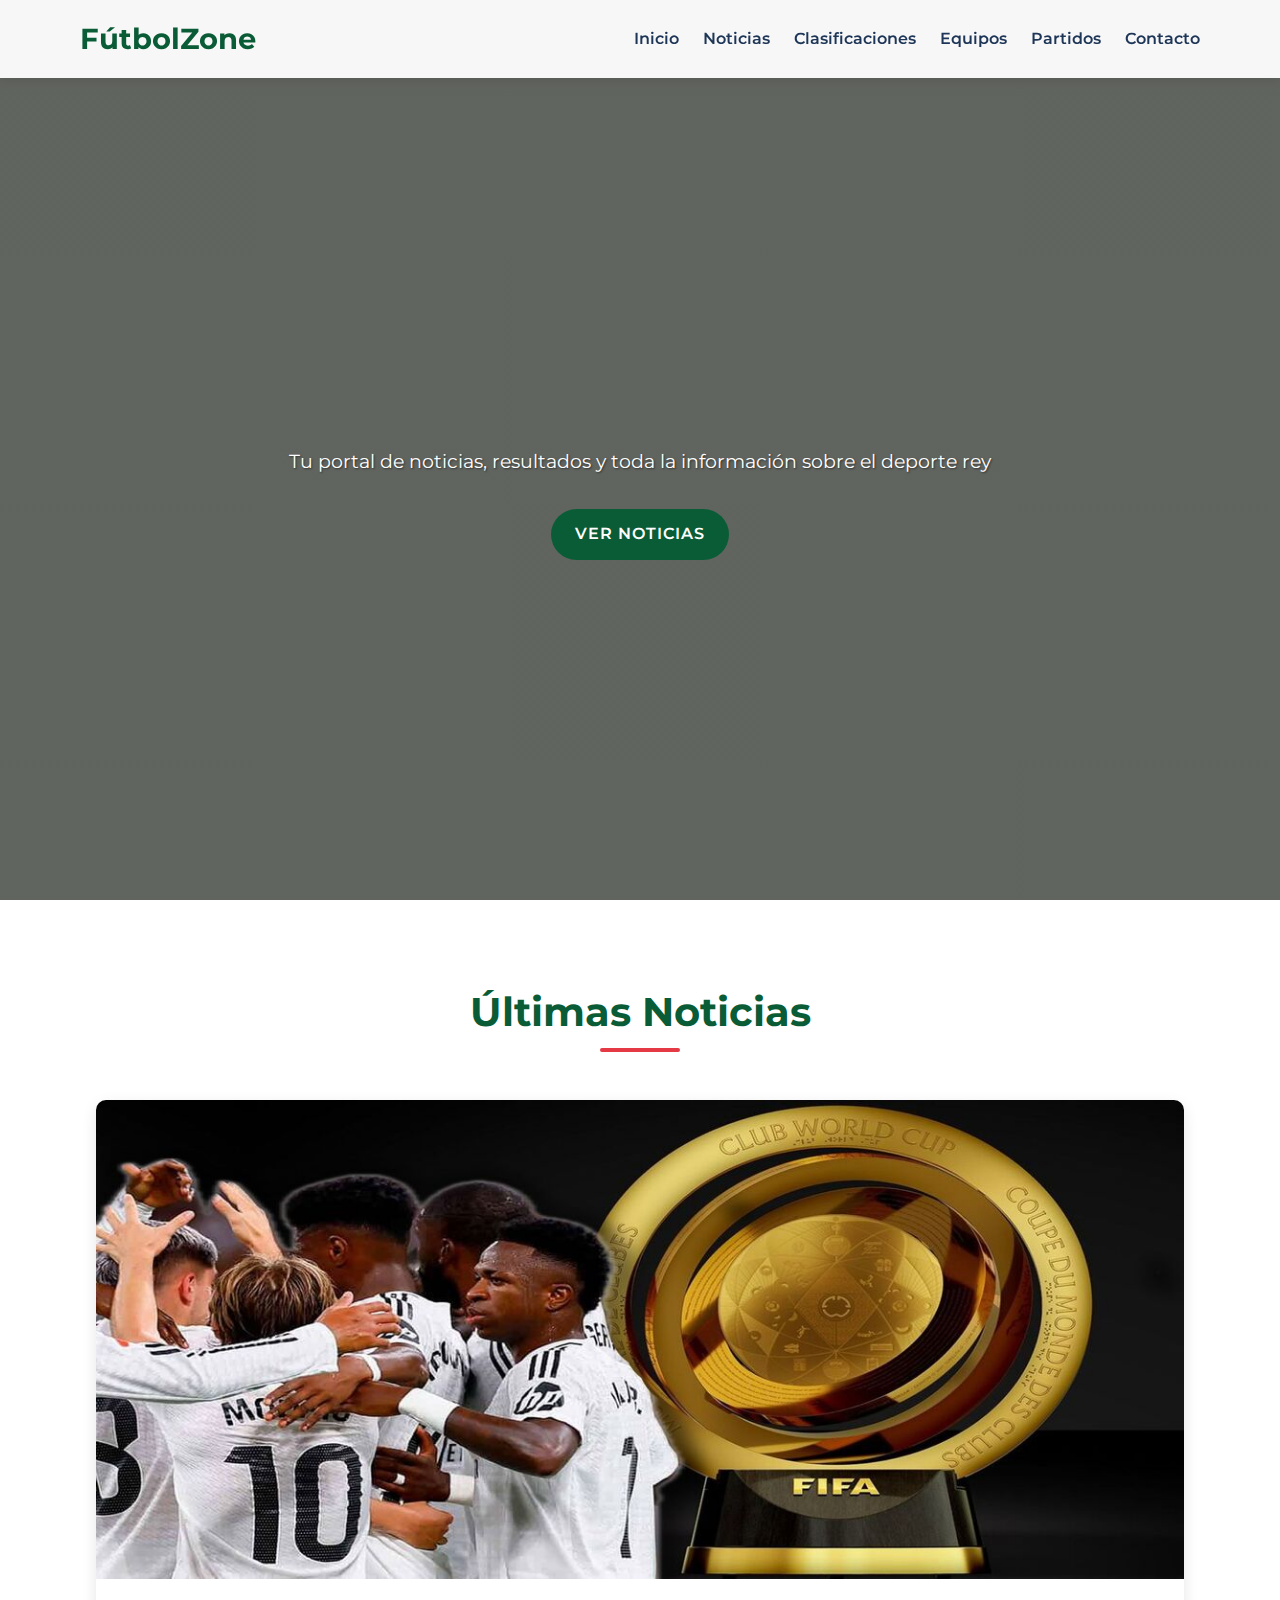
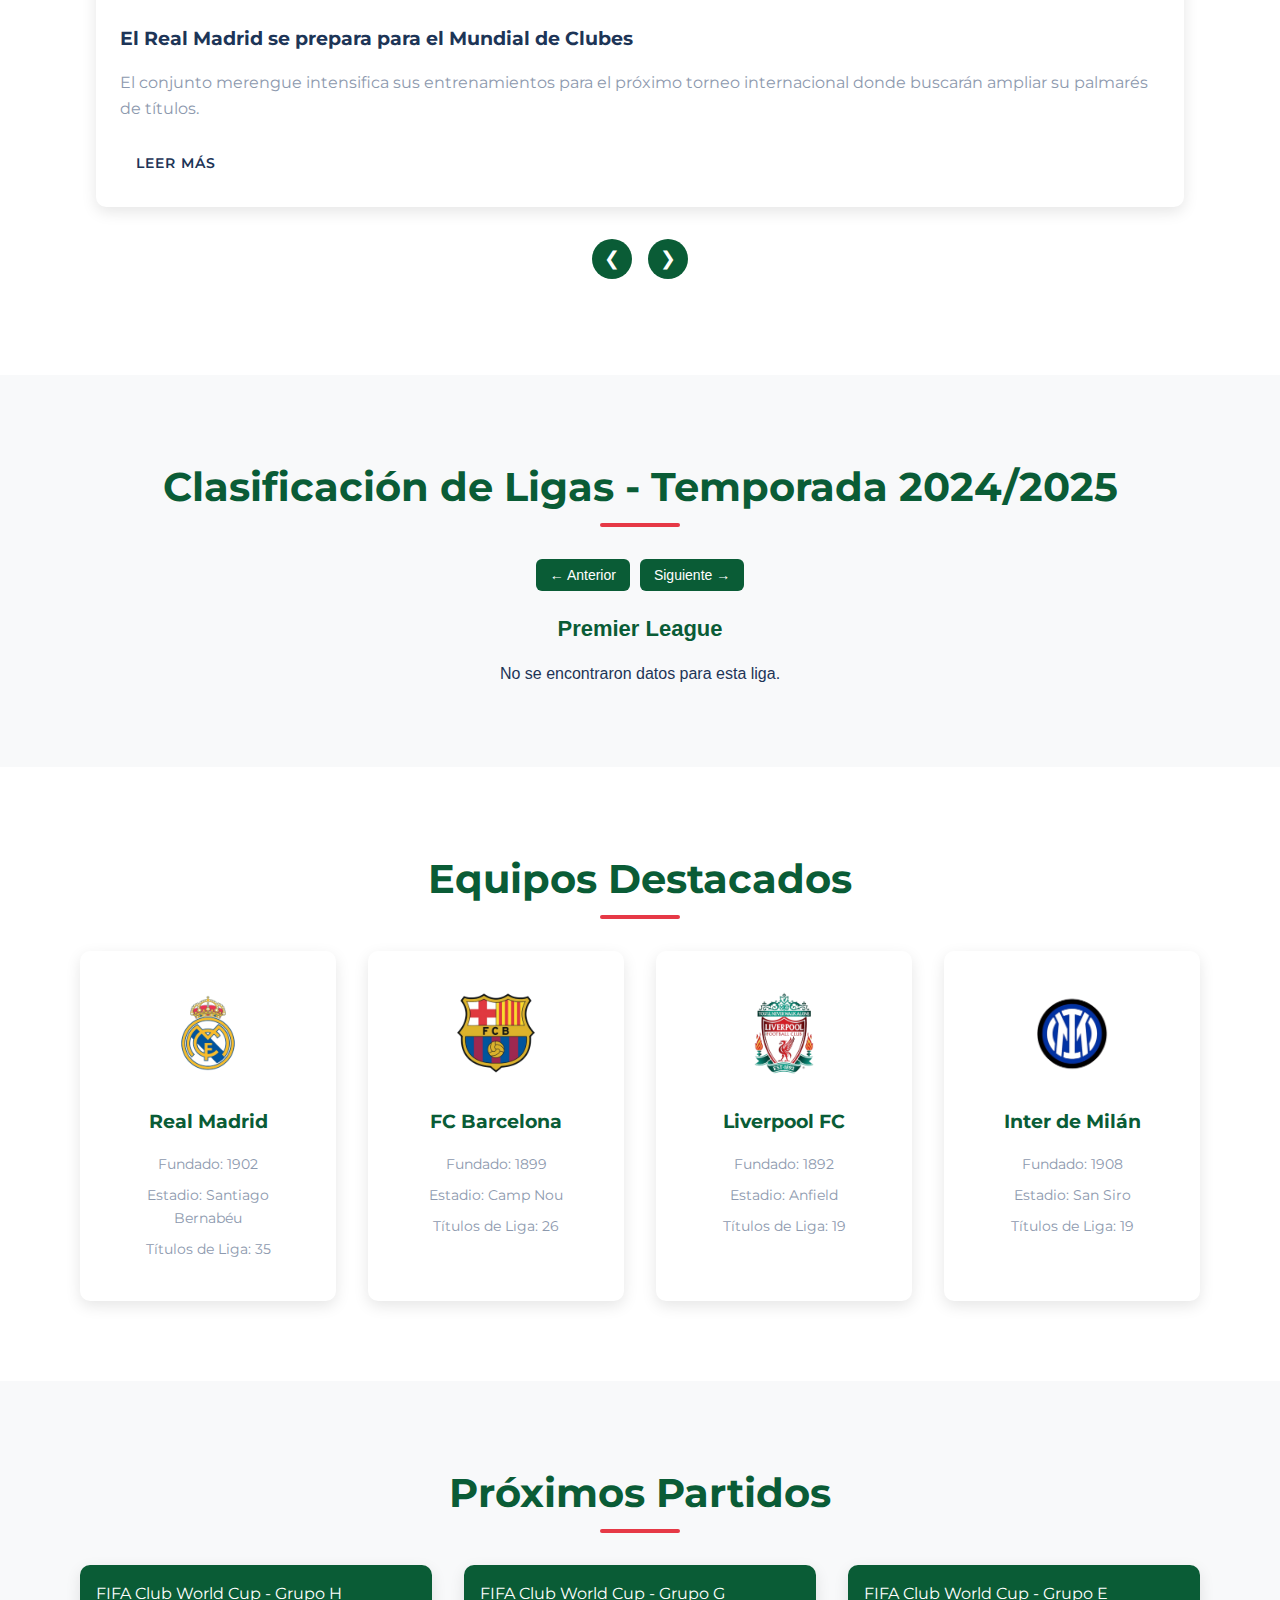
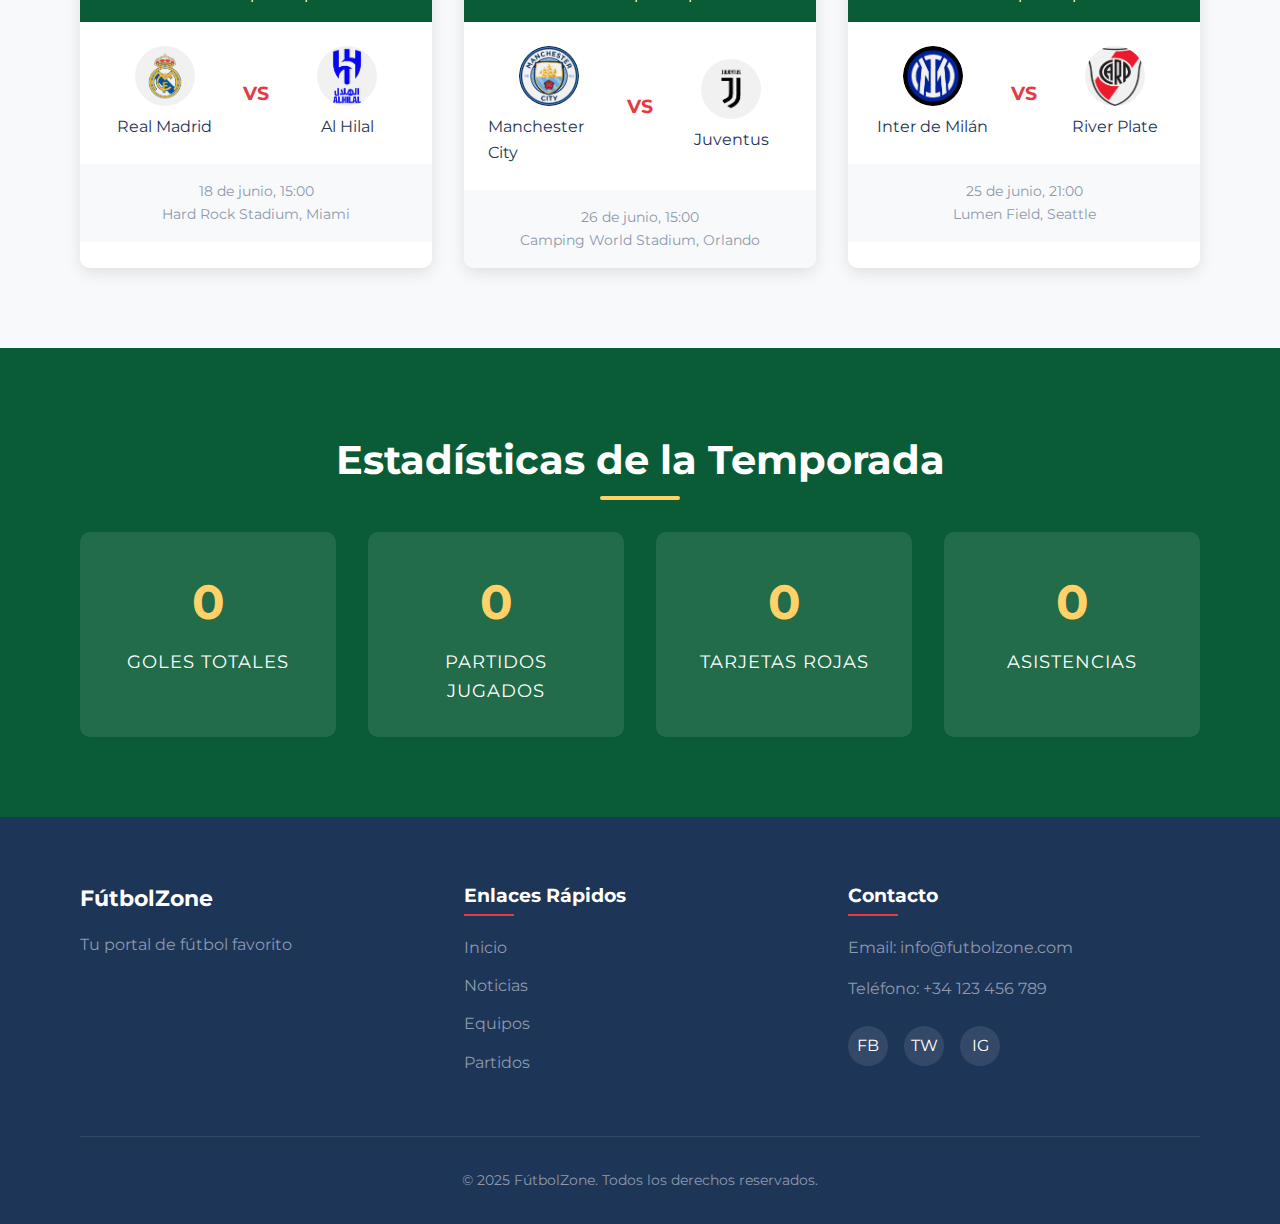
<file: index.html>
<!DOCTYPE html>
<html lang="es">

<head>
    <meta charset="UTF-8">
    <meta name="viewport" content="width=device-width, initial-scale=1.0">
    <title>FútbolZone - Tu portal de fútbol</title>
    <link rel="stylesheet" href="styles.css">
    <link rel="stylesheet" href="https://fonts.googleapis.com/css2?family=Montserrat:wght@400;600;700&display=swap">
</head>

<body>
    <header class="header">
        <div class="container">
            <div class="logo">
                <h1>FútbolZone</h1>
            </div>
            <nav class="menu">
                <button class="menu-toggle" id="menuToggle">
                    <span></span>
                    <span></span>
                    <span></span>
                </button>
                <ul class="menu-items" id="menuItems">
                    <li><a href="#inicio">Inicio</a></li>
                    <li><a href="#noticias">Noticias</a></li>
                    <li><a href="#tablas">Clasificaciones</a></li>
                    <li><a href="#equipos">Equipos</a></li>
                    <li><a href="#partidos">Partidos</a></li>
                    <li><a href="#contacto">Contacto</a></li>
                </ul>
            </nav>
        </div>
    </header>

    <section class="hero" id="inicio">
        <div class="container">
            <div class="hero-content">
                <h2 class="animated-title">La Pasión del Fútbol</h2>
                <p>Tu portal de noticias, resultados y toda la información sobre el deporte rey</p>
                <a href="#noticias" class="btn btn-primary">Ver Noticias</a>
            </div>
        </div>
    </section>

<section class="noticias" id="noticias">
    <div class="container">
        <h2 class="section-title">Últimas Noticias</h2>
        <div class="carousel-container">
            <div class="carousel" id="noticiasCarousel">
                <div class="carousel-item">
                    <div class="noticia-card">
                        <div class="noticia-img"><img src="img/RealMadridM.jpeg" alt="Mundial de Clubes"></div>
                        <div class="noticia-content">
                            <a href="noticias/noticia1.html"><h3>El Real Madrid se prepara para el Mundial de Clubes</h3></a>
                            <p>El conjunto merengue intensifica sus entrenamientos para el próximo torneo internacional donde buscarán ampliar su palmarés de títulos.</p>
                            <a href="noticias/noticia1.html" class="btn btn-small">Leer más</a>
                        </div>
                    </div>
                </div>
                <div class="carousel-item">
                    <div class="noticia-card">
                        <div class="noticia-img"><img src="img/barcelonasinchampions.jpg" alt="Barcelona Champions"></div>
                        <div class="noticia-content">
                           <a href="noticias/noticia2.html"><h3>El Barcelona más de 10 años sin ganar la Champions</h3></a>
                            <p>El club azulgrana cumple una década sin levantar la orejona, generando preocupación entre sus aficionados y directivos.</p>
                            <a href="noticias/noticia2.html" class="btn btn-small">Leer más</a>
                        </div>
                    </div>
                </div>
                <div class="carousel-item">
                    <div class="noticia-card">
                        <div class="noticia-img"><img src="img/xavi alonsoR.png" alt="Xabi Alonso"></div>
                        <div class="noticia-content">
                            <a href="noticias/noticia3.html"><h3>Xabi Alonso nuevo técnico del Real Madrid</h3></a>
                            <p>El ex jugador español regresa al Santiago Bernabéu para asumir el banquillo tras su exitoso paso por el Bayer Leverkusen.</p>
                            <a href="noticias/noticia3.html" class="btn btn-small">Leer más</a>
                        </div>
                    </div>
                </div>
                <div class="carousel-item">
                    <div class="noticia-card">
                        <div class="noticia-img"><img src="img/ancelottibr.jpg" alt="Ancelotti Brasil"></div>
                        <div class="noticia-content">
                            <a href="noticias/noticia4.html"><h3>Ancelotti firma con Brasil</h3></a>
                            <p>El experimentado técnico italiano dirigirá a la selección brasileña tras finalizar su contrato con el Real Madrid.</p>
                            <a href="noticias/noticia4.html" class="btn btn-small">Leer más</a>
                        </div>
                    </div>
                </div>
                <div class="carousel-item">
                    <div class="noticia-card">
                        <div class="noticia-img"><img src="img/mundial2030.jpeg" alt="Mundial 2030"></div>
                        <div class="noticia-content">
                            <a href="noticias/noticia5.html"><h3>España, Portugal y Marruecos presentan candidatura para el Mundial 2030</h3></a>
                            <p>Los tres países unen fuerzas para albergar la Copa del Mundo del centenario con un proyecto innovador y sostenible.</p>
                            <a href="noticias/noticia5.html" class="btn btn-small">Leer más</a>
                        </div>
                    </div>
                </div>
            </div>
            <div class="carousel-controls">
                <button id="prevBtn" class="carousel-control">&#10094;</button>
                <button id="nextBtn" class="carousel-control">&#10095;</button>
            </div>
        </div>
    </div>
</section>

    <section class="tablas" id="tablas">
        <div class="container">
            <h2 class="section-title">Clasificación de Ligas - Temporada 2024/2025</h2>
            <div id="tabla-clasificacion"></div>
        </div>
    </section>

    <section class="equipos" id="equipos">
        <div class="container">
            <h2 class="section-title">Equipos Destacados</h2>
            <div class="equipos-grid">
                <div class="equipo-card" data-equipo="real-madrid">
                    <div class="equipo-logo"></div>
                    <h3>Real Madrid</h3>
                    <div class="equipo-info">
                        <p>Fundado: 1902</p>
                        <p>Estadio: Santiago Bernabéu</p>
                        <p>Títulos de Liga: 35</p>
                    </div>
                </div>
                <div class="equipo-card" data-equipo="barcelona">
                    <div class="equipo-logo"></div>
                    <h3>FC Barcelona</h3>
                    <div class="equipo-info">
                        <p>Fundado: 1899</p>
                        <p>Estadio: Camp Nou</p>
                        <p>Títulos de Liga: 26</p>
                    </div>
                </div>
                <div class="equipo-card" data-equipo="liverpool">
                    <div class="equipo-logo"></div>
                    <h3>Liverpool FC</h3>
                    <div class="equipo-info">
                        <p>Fundado: 1892</p>
                        <p>Estadio: Anfield</p>
                        <p>Títulos de Liga: 19</p>
                    </div>
                </div>
                <div class="equipo-card" data-equipo="inter">
                    <div class="equipo-logo"></div>
                    <h3>Inter de Milán</h3>
                    <div class="equipo-info">
                        <p>Fundado: 1908</p>
                        <p>Estadio: San Siro</p>
                        <p>Títulos de Liga: 19</p>
                    </div>
                </div>
            </div>
        </div>
    </section>

    <section class="partidos" id="partidos">
        <div class="container">
          <h2 class="section-title">Próximos Partidos</h2>
          <div class="partidos-container">
      
            <!-- Real Madrid vs Al Hilal -->
            <div class="partido-card">
              <div class="partido-header">
                <span>FIFA Club World Cup - Grupo H</span>
              </div>
              <div class="partido-equipos">
                <div class="equipo local">
                  <div class="equipo-logo small"><img src="img/logos/logorealmadrid.png" alt=""></div>
                  <span>Real Madrid</span>
                </div>
                <div class="vs">VS</div>
                <div class="equipo visitante">
                  <div class="equipo-logo small"><img src="img/logos/logoalhial.png" alt=""></div>
                  <span>Al Hilal</span>
                </div>
              </div>
              <div class="partido-info">
                <p>18 de junio, 15:00</p>
                <p>Hard Rock Stadium, Miami</p>
              </div>
            </div>
      
            <!-- Manchester City vs Juventus -->
            <div class="partido-card">
              <div class="partido-header">
                <span>FIFA Club World Cup - Grupo G</span>
              </div>
              <div class="partido-equipos">
                <div class="equipo local">
                  <div class="equipo-logo small"><img src="img/logos/logoManchertercity.png" alt=""></div>
                  <span>Manchester City</span>
                </div>
                <div class="vs">VS</div>
                <div class="equipo visitante">
                  <div class="equipo-logo small"><img src="img/logos/logojuventus.png" alt=""></div>
                  <span>Juventus</span>
                </div>
              </div>
              <div class="partido-info">
                <p>26 de junio, 15:00</p>
                <p>Camping World Stadium, Orlando</p>
              </div>
            </div>
      
            <!-- Inter de Milán vs River Plate -->
            <div class="partido-card">
              <div class="partido-header">
                <span>FIFA Club World Cup - Grupo E</span>
              </div>
              <div class="partido-equipos">
                <div class="equipo local">
                  <div class="equipo-logo small"><img src="img/logos/logointer2.png" alt=""></div>
                  <span>Inter de Milán</span>
                </div>
                <div class="vs">VS</div>
                <div class="equipo visitante">
                  <div class="equipo-logo small"><img src="img/logos/logoriverplate.png" alt=""></div>
                  <span>River Plate</span>
                </div>
              </div>
              <div class="partido-info">
                <p>25 de junio, 21:00</p>
                <p>Lumen Field, Seattle</p>
              </div>
            </div>
      
          </div>
        </div>
      </section>

    <section class="estadisticas">
        <div class="container">
            <h2 class="section-title">Estadísticas de la Temporada</h2>
            <div class="stats-container">
                <div class="stat-item">
                    <div class="stat-value" id="golesTotales">0</div>
                    <div class="stat-label">Goles Totales</div>
                </div>
                <div class="stat-item">
                    <div class="stat-value" id="partidosJugados">0</div>
                    <div class="stat-label">Partidos Jugados</div>
                </div>
                <div class="stat-item">
                    <div class="stat-value" id="tarjetasRojas">0</div>
                    <div class="stat-label">Tarjetas Rojas</div>
                </div>
                <div class="stat-item">
                    <div class="stat-value" id="asistencias">0</div>
                    <div class="stat-label">Asistencias</div>
                </div>
            </div>
        </div>
    </section>

    <footer class="footer" id="contacto">
        <div class="container">
            <div class="footer-content">
                <div class="footer-logo">
                    <h2>FútbolZone</h2>
                    <p>Tu portal de fútbol favorito</p>
                </div>
                <div class="footer-links">
                    <h3>Enlaces Rápidos</h3>
                    <ul>
                        <li><a href="#inicio">Inicio</a></li>
                        <li><a href="#noticias">Noticias</a></li>
                        <li><a href="#equipos">Equipos</a></li>
                        <li><a href="#partidos">Partidos</a></li>
                    </ul>
                </div>
                <div class="footer-contact">
                    <h3>Contacto</h3>
                    <p>Email: info@futbolzone.com</p>
                    <p>Teléfono: +34 123 456 789</p>
                    <div class="social-icons">
                        <a href="#" class="social-icon">FB</a>
                        <a href="#" class="social-icon">TW</a>
                        <a href="#" class="social-icon">IG</a>
                    </div>
                </div>
            </div>
            <div class="footer-bottom">
                <p>&copy; 2025 FútbolZone. Todos los derechos reservados.</p>
            </div>
        </div>
    </footer>

    <script src="script.js"></script>
</body>

</html>
</file>
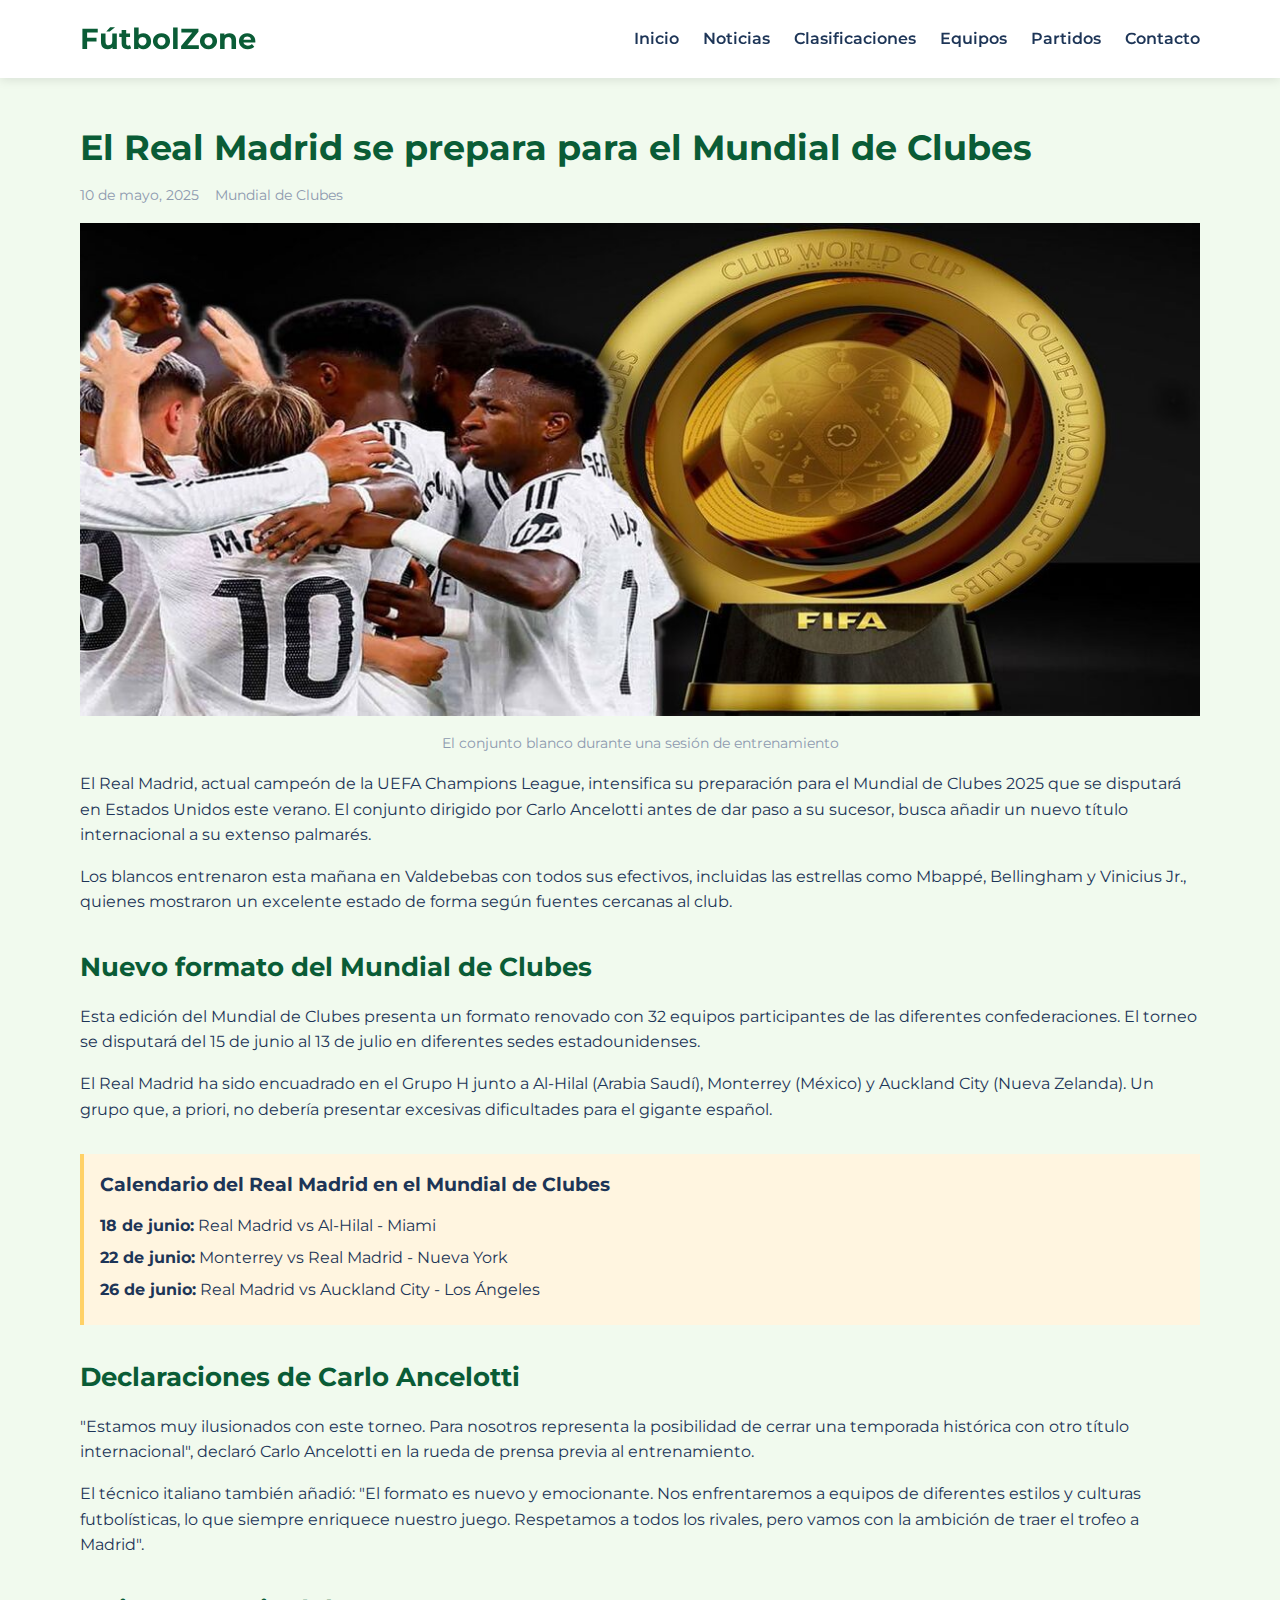
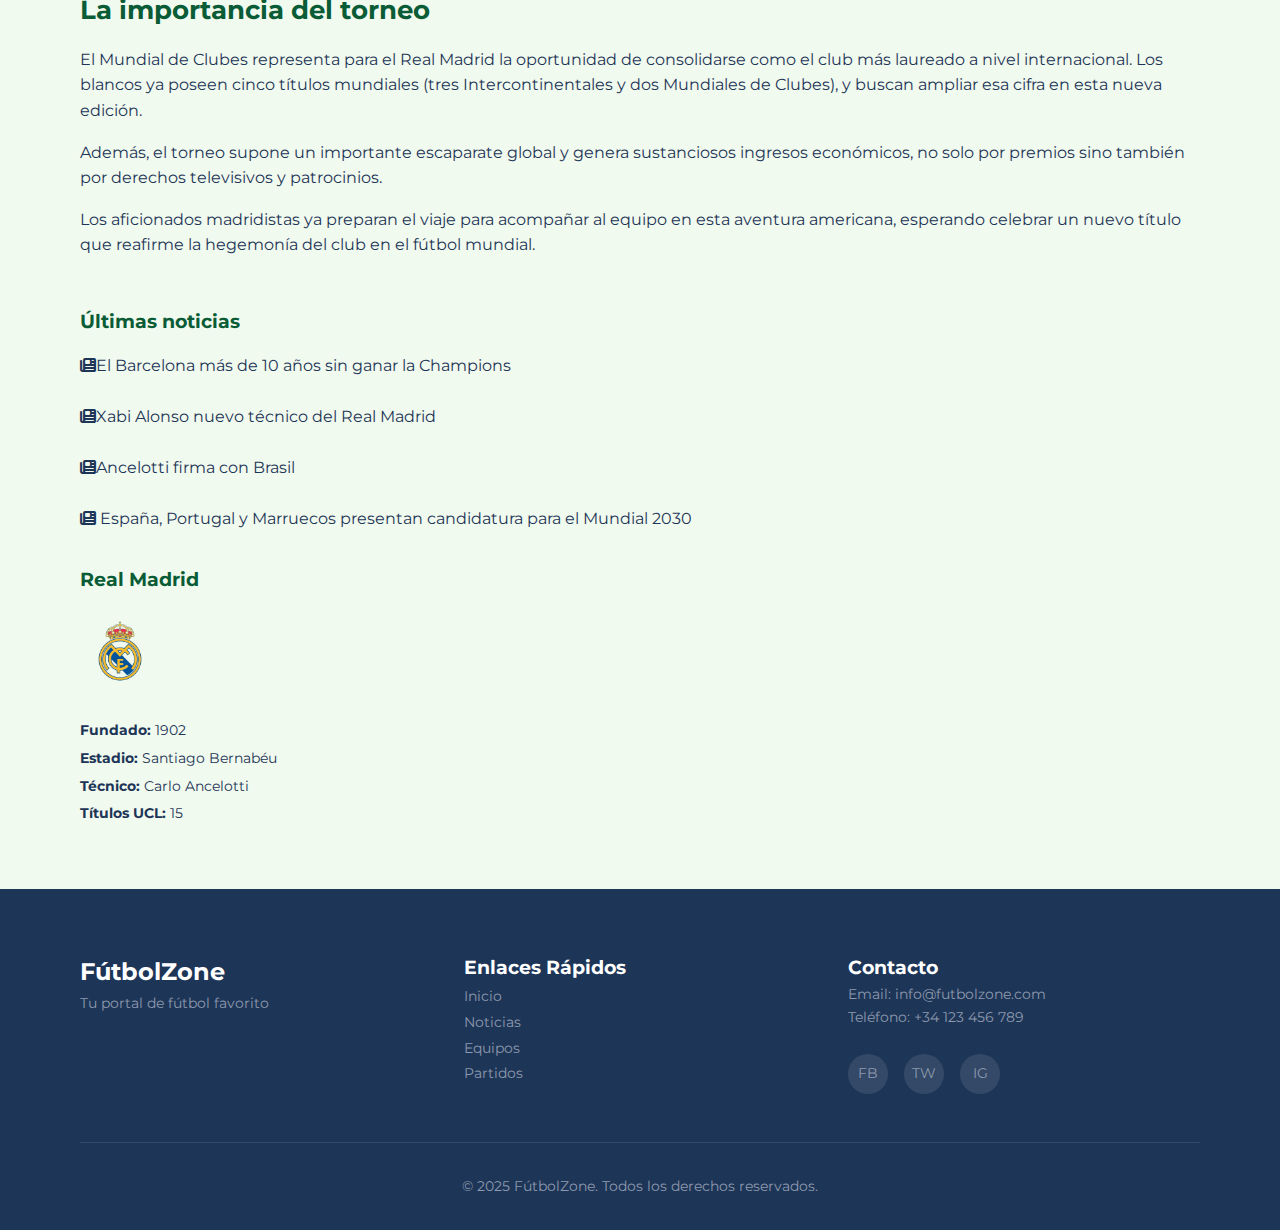
<file: noticias/noticia1.html>
<!DOCTYPE html>
<html lang="es">

<head>
    <meta charset="UTF-8">
    <meta name="viewport" content="width=device-width, initial-scale=1.0">
    <title>El Real Madrid se prepara para el Mundial de Clubes - FútbolZone</title>
    <link rel="stylesheet" href="https://fonts.googleapis.com/css2?family=Montserrat:wght@400;600;700&display=swap">
    <link rel="stylesheet" href="https://cdnjs.cloudflare.com/ajax/libs/font-awesome/6.5.0/css/all.min.css">
    <link rel="stylesheet" href="/noticias/noticias.css">
</head>

<body>
    <header class="header">
        <div class="container">
            <div class="logo">
                <h1><a href="../index.html">FútbolZone</a></h1>
            </div>
            <nav class="menu">
                <button class="menu-toggle" id="menuToggle">
                    <span></span>
                    <span></span>
                    <span></span>
                </button>   
                <ul class="menu-items" id="menuItems">
                    <li><a href="../index.html#inicio">Inicio</a></li>
                    <li><a href="../index.html#noticias">Noticias</a></li>
                    <li><a href="../index.html#tablas">Clasificaciones</a></li>
                    <li><a href="../index.html#equipos">Equipos</a></li>
                    <li><a href="../index.html#partidos">Partidos</a></li>
                    <li><a href="../index.html#contacto">Contacto</a></li>
                </ul>
            </nav>
        </div>
    </header>

    <main class="noticia-completa">
        <div class="container">
            <article>
                <div class="noticia-header">
                    <h1>El Real Madrid se prepara para el Mundial de Clubes</h1>
                    <div class="noticia-meta">
                        <span class="noticia-fecha">10 de mayo, 2025</span>
                        <span class="noticia-categoria">Mundial de Clubes</span>
                    </div>
                </div>

                <div class="noticia-imagen-principal">
                    <img src="../img/RealMadridM.jpeg" alt="Real Madrid entrenando para el Mundial de Clubes">
                    <div class="imagen-caption">El conjunto blanco durante una sesión de entrenamiento</div>
                </div>

                <div class="noticia-contenido">
                    <p>El Real Madrid, actual campeón de la UEFA Champions League, intensifica su preparación para el Mundial de Clubes 2025 que se disputará en Estados Unidos este verano. El conjunto dirigido por Carlo Ancelotti antes de dar paso a su sucesor, busca añadir un nuevo título internacional a su extenso palmarés.</p>

                    <p>Los blancos entrenaron esta mañana en Valdebebas con todos sus efectivos, incluidas las estrellas como Mbappé, Bellingham y Vinicius Jr., quienes mostraron un excelente estado de forma según fuentes cercanas al club.</p>

                    <h2>Nuevo formato del Mundial de Clubes</h2>

                    <p>Esta edición del Mundial de Clubes presenta un formato renovado con 32 equipos participantes de las diferentes confederaciones. El torneo se disputará del 15 de junio al 13 de julio en diferentes sedes estadounidenses.</p>

                    <p>El Real Madrid ha sido encuadrado en el Grupo H junto a Al-Hilal (Arabia Saudí), Monterrey (México) y Auckland City (Nueva Zelanda). Un grupo que, a priori, no debería presentar excesivas dificultades para el gigante español.</p>

                    <div class="noticia-bloque-destacado">
                        <h3>Calendario del Real Madrid en el Mundial de Clubes</h3>
                        <ul>
                            <li><strong>18 de junio:</strong> Real Madrid vs Al-Hilal - Miami</li>
                            <li><strong>22 de junio:</strong> Monterrey vs Real Madrid - Nueva York</li>
                            <li><strong>26 de junio:</strong> Real Madrid vs Auckland City - Los Ángeles</li>
                        </ul>
                    </div>

                    <h2>Declaraciones de Carlo Ancelotti</h2>

                    <p>"Estamos muy ilusionados con este torneo. Para nosotros representa la posibilidad de cerrar una temporada histórica con otro título internacional", declaró Carlo Ancelotti en la rueda de prensa previa al entrenamiento.</p>

                    <p>El técnico italiano también añadió: "El formato es nuevo y emocionante. Nos enfrentaremos a equipos de diferentes estilos y culturas futbolísticas, lo que siempre enriquece nuestro juego. Respetamos a todos los rivales, pero vamos con la ambición de traer el trofeo a Madrid".</p>

                    <h2>La importancia del torneo</h2>

                    <p>El Mundial de Clubes representa para el Real Madrid la oportunidad de consolidarse como el club más laureado a nivel internacional. Los blancos ya poseen cinco títulos mundiales (tres Intercontinentales y dos Mundiales de Clubes), y buscan ampliar esa cifra en esta nueva edición.</p>

                    <p>Además, el torneo supone un importante escaparate global y genera sustanciosos ingresos económicos, no solo por premios sino también por derechos televisivos y patrocinios.</p>

                    <p>Los aficionados madridistas ya preparan el viaje para acompañar al equipo en esta aventura americana, esperando celebrar un nuevo título que reafirme la hegemonía del club en el fútbol mundial.</p>
                </div>



            <aside class="noticia-sidebar">
                <div class="sidebar-bloque">
                    <h3>Últimas noticias</h3>
                    <ul>
                        <li><a href="noticia2.html"><i class="fas fa-newspaper"></i>El Barcelona más de 10 años sin ganar la Champions</a></li><br>
                        <li><a href="noticia3.html"><i class="fas fa-newspaper"></i>Xabi Alonso nuevo técnico del Real Madrid</a></li><br>
                        <li><a href="noticia4.html"><i class="fas fa-newspaper"></i>Ancelotti firma con Brasil</a></li><br>
                        <li><a href="noticia5.html"><i class="fas fa-newspaper"></i> España, Portugal y Marruecos presentan candidatura para el Mundial 2030</a></li>
                    </ul>
                </div>
                <div class="sidebar-bloque">
                    <h3>Real Madrid</h3>
                    <div class="sidebar-equipo-info">
                        <img src="../img/logos/logorealmadrid.png" alt="Real Madrid" class="sidebar-equipo-logo">
                        <ul>
                            <li><strong>Fundado:</strong> 1902</li>
                            <li><strong>Estadio:</strong> Santiago Bernabéu</li>
                            <li><strong>Técnico:</strong> Carlo Ancelotti</li>
                            <li><strong>Títulos UCL:</strong> 15</li>
                        </ul>
                    </div>
                </div>
            </aside>
        </div>
    </main>

    <footer class="footer">
        <div class="container">
            <div class="footer-content">
                <div class="footer-logo">
                    <h2>FútbolZone</h2>
                    <p>Tu portal de fútbol favorito</p>
                </div>
                <div class="footer-links">
                    <h3>Enlaces Rápidos</h3>
                    <ul>
                        <li><a href="../index.html#inicio">Inicio</a></li>
                        <li><a href="../index.html#noticias">Noticias</a></li>
                        <li><a href="../index.html#equipos">Equipos</a></li>
                        <li><a href="../index.html#partidos">Partidos</a></li>
                    </ul>
                </div>
                <div class="footer-contact">
                    <h3>Contacto</h3>
                    <p>Email: info@futbolzone.com</p>
                    <p>Teléfono: +34 123 456 789</p>
                    <div class="social-icons">
                        <a href="#" class="social-icon">FB</a>
                        <a href="#" class="social-icon">TW</a>
                        <a href="#" class="social-icon">IG</a>
                    </div>
                </div>
            </div>
            <div class="footer-bottom">
                <p>&copy; 2025 FútbolZone. Todos los derechos reservados.</p>
            </div>
        </div>
    </footer>

    <script src="../script.js"></script>
</body>

</html>
</file>
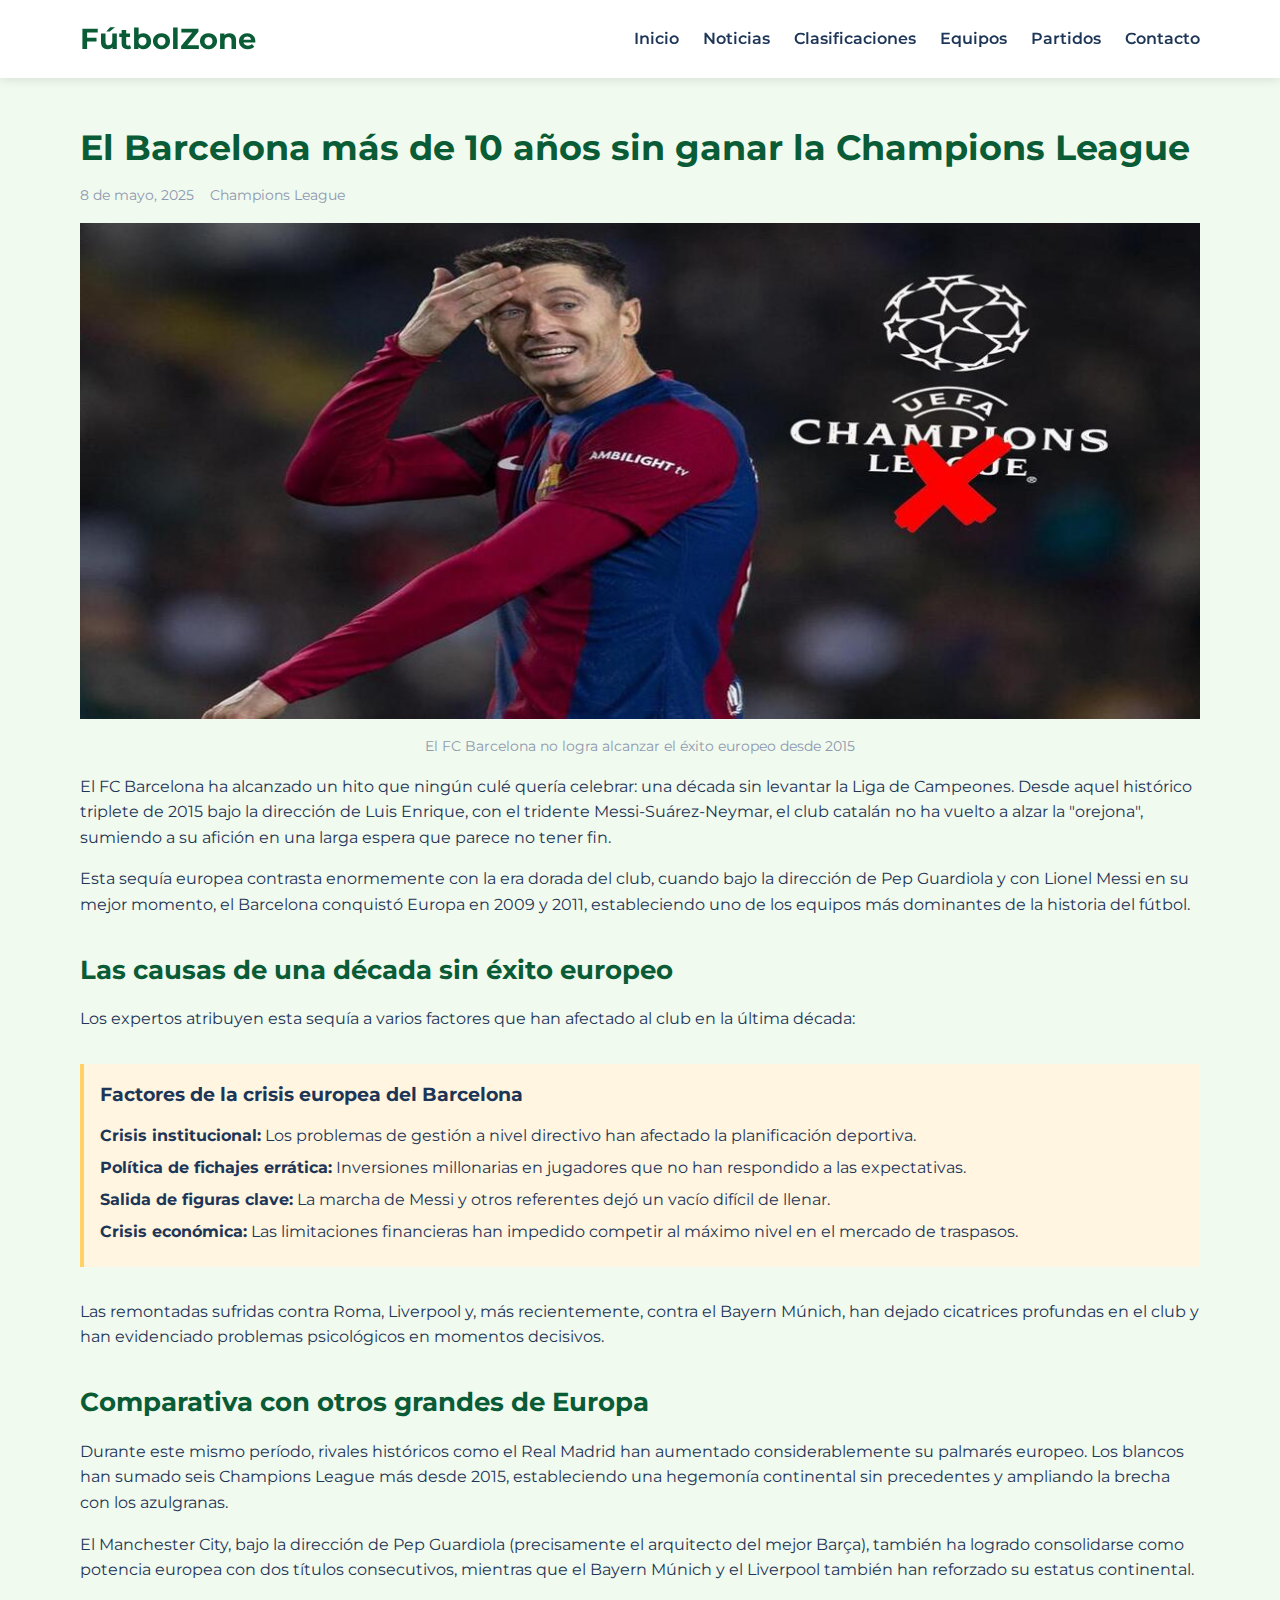
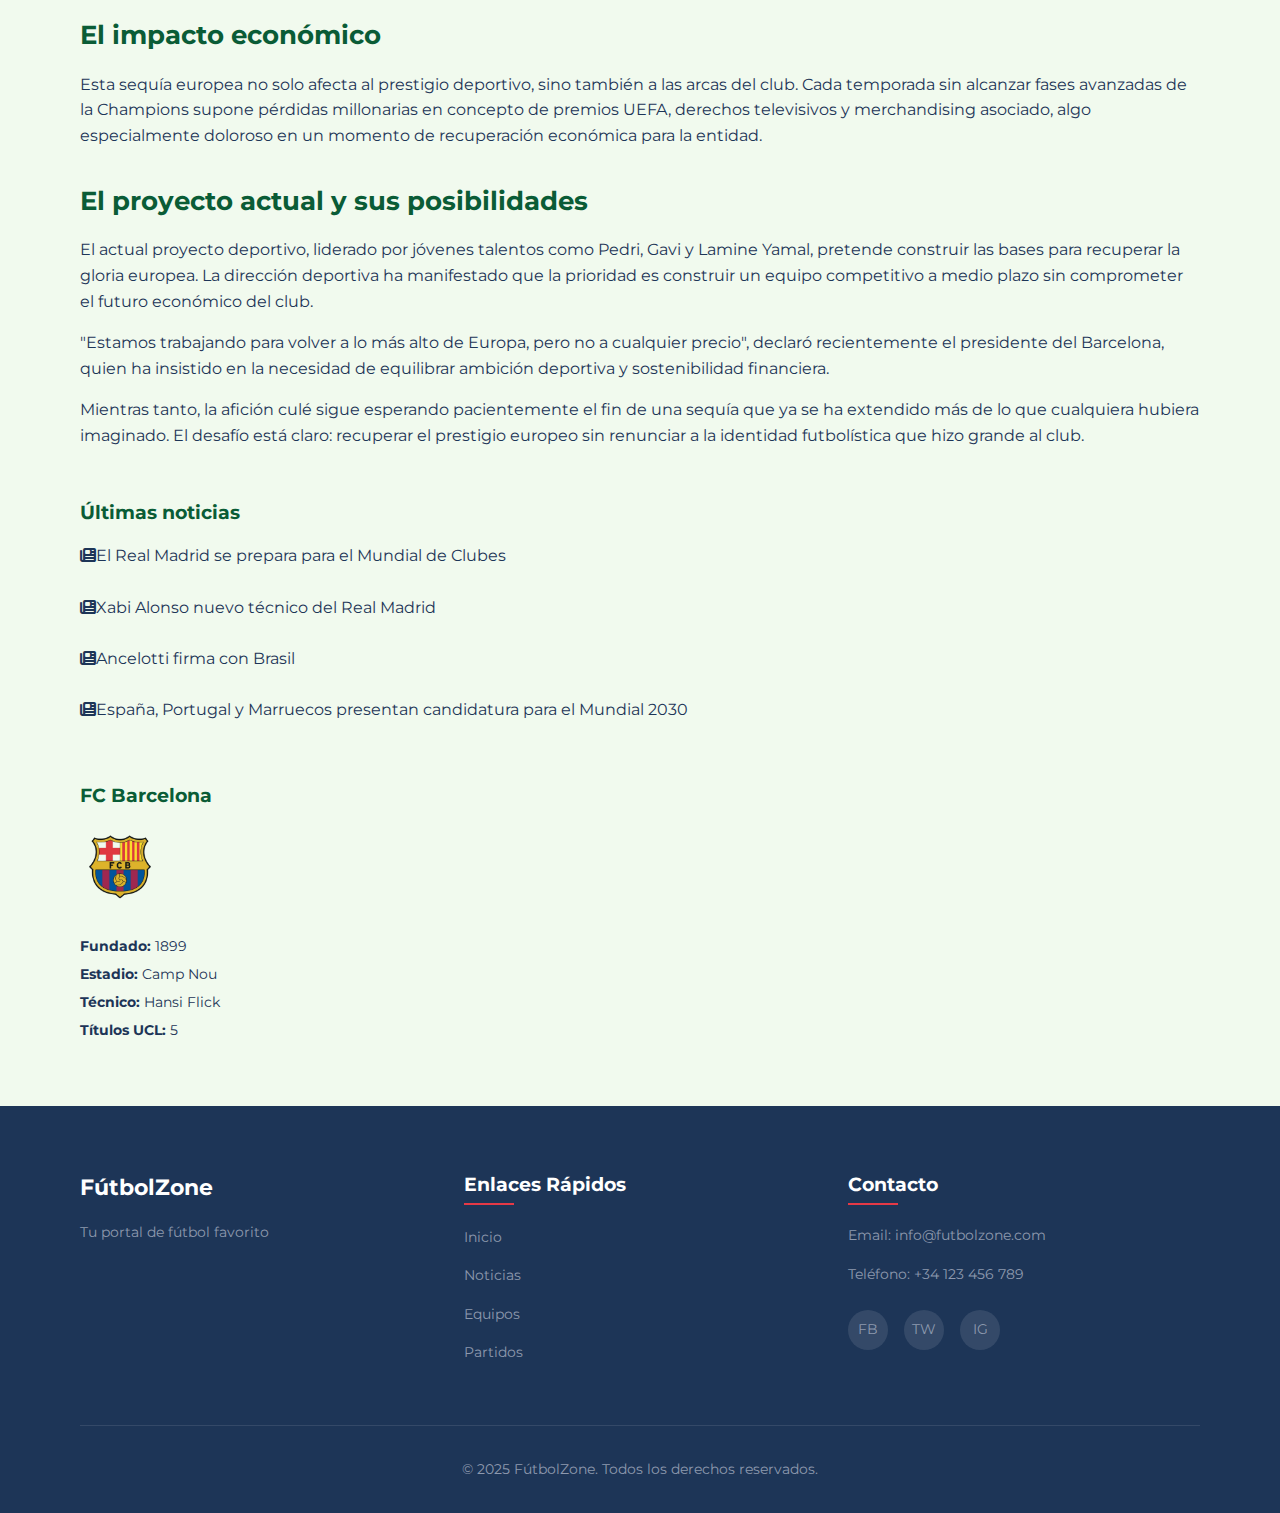
<file: noticias/noticia2.html>
<!DOCTYPE html>
<html lang="es">

<head>
    <meta charset="UTF-8">
    <meta name="viewport" content="width=device-width, initial-scale=1.0">
    <title>El Barcelona más de 10 años sin ganar la Champions - FútbolZone</title>
    <link rel="stylesheet" href="../styles.css">
    <link rel="stylesheet" href="https://fonts.googleapis.com/css2?family=Montserrat:wght@400;600;700&display=swap">
    <link rel="stylesheet" href="https://cdnjs.cloudflare.com/ajax/libs/font-awesome/6.5.0/css/all.min.css">
    <link rel="stylesheet" href="noticias.css">
</head>

<body>
    <header class="header">
        <div class="container">
            <div class="logo">
                <h1><a href="../index.html">FútbolZone</a></h1>
            </div>
            <nav class="menu">
                <button class="menu-toggle" id="menuToggle">
                    <span></span>
                    <span></span>
                    <span></span>
                </button>
                <ul class="menu-items" id="menuItems">
                    <li><a href="../index.html#inicio">Inicio</a></li>
                    <li><a href="../index.html#noticias">Noticias</a></li>
                    <li><a href="../index.html#tablas">Clasificaciones</a></li>
                    <li><a href="../index.html#equipos">Equipos</a></li>
                    <li><a href="../index.html#partidos">Partidos</a></li>
                    <li><a href="../index.html#contacto">Contacto</a></li>
                </ul>
            </nav>
        </div>
    </header>

    <main class="noticia-completa">
        <div class="container">
            <article>
                <div class="noticia-header">
                    <h1>El Barcelona más de 10 años sin ganar la Champions League</h1>
                    <div class="noticia-meta">
                        <span class="noticia-fecha">8 de mayo, 2025</span>
                        <span class="noticia-categoria">Champions League</span>
                    </div>
                </div>

                <div class="noticia-imagen-principal">
                    <img src="../img/barcelonasinchampions.jpg" alt="Barcelona y Champions League">
                    <div class="imagen-caption">El FC Barcelona no logra alcanzar el éxito europeo desde 2015</div>
                </div>

                <div class="noticia-contenido">
                    <p>El FC Barcelona ha alcanzado un hito que ningún culé quería celebrar: una década sin levantar la Liga de Campeones. Desde aquel histórico triplete de 2015 bajo la dirección de Luis Enrique, con el tridente Messi-Suárez-Neymar, el club catalán no ha vuelto a alzar la "orejona", sumiendo a su afición en una larga espera que parece no tener fin.</p>

                    <p>Esta sequía europea contrasta enormemente con la era dorada del club, cuando bajo la dirección de Pep Guardiola y con Lionel Messi en su mejor momento, el Barcelona conquistó Europa en 2009 y 2011, estableciendo uno de los equipos más dominantes de la historia del fútbol.</p>

                    <h2>Las causas de una década sin éxito europeo</h2>

                    <p>Los expertos atribuyen esta sequía a varios factores que han afectado al club en la última década:</p>

                    <div class="noticia-bloque-destacado">
                        <h3>Factores de la crisis europea del Barcelona</h3>
                        <ul>
                            <li><strong>Crisis institucional:</strong> Los problemas de gestión a nivel directivo han afectado la planificación deportiva.</li>
                            <li><strong>Política de fichajes errática:</strong> Inversiones millonarias en jugadores que no han respondido a las expectativas.</li>
                            <li><strong>Salida de figuras clave:</strong> La marcha de Messi y otros referentes dejó un vacío difícil de llenar.</li>
                            <li><strong>Crisis económica:</strong> Las limitaciones financieras han impedido competir al máximo nivel en el mercado de traspasos.</li>
                        </ul>
                    </div>

                    <p>Las remontadas sufridas contra Roma, Liverpool y, más recientemente, contra el Bayern Múnich, han dejado cicatrices profundas en el club y han evidenciado problemas psicológicos en momentos decisivos.</p>

                    <h2>Comparativa con otros grandes de Europa</h2>

                    <p>Durante este mismo período, rivales históricos como el Real Madrid han aumentado considerablemente su palmarés europeo. Los blancos han sumado seis Champions League más desde 2015, estableciendo una hegemonía continental sin precedentes y ampliando la brecha con los azulgranas.</p>

                    <p>El Manchester City, bajo la dirección de Pep Guardiola (precisamente el arquitecto del mejor Barça), también ha logrado consolidarse como potencia europea con dos títulos consecutivos, mientras que el Bayern Múnich y el Liverpool también han reforzado su estatus continental.</p>

                    <h2>El impacto económico</h2>

                    <p>Esta sequía europea no solo afecta al prestigio deportivo, sino también a las arcas del club. Cada temporada sin alcanzar fases avanzadas de la Champions supone pérdidas millonarias en concepto de premios UEFA, derechos televisivos y merchandising asociado, algo especialmente doloroso en un momento de recuperación económica para la entidad.</p>

                    <h2>El proyecto actual y sus posibilidades</h2>

                    <p>El actual proyecto deportivo, liderado por jóvenes talentos como Pedri, Gavi y Lamine Yamal, pretende construir las bases para recuperar la gloria europea. La dirección deportiva ha manifestado que la prioridad es construir un equipo competitivo a medio plazo sin comprometer el futuro económico del club.</p>

                    <p>"Estamos trabajando para volver a lo más alto de Europa, pero no a cualquier precio", declaró recientemente el presidente del Barcelona, quien ha insistido en la necesidad de equilibrar ambición deportiva y sostenibilidad financiera.</p>

                    <p>Mientras tanto, la afición culé sigue esperando pacientemente el fin de una sequía que ya se ha extendido más de lo que cualquiera hubiera imaginado. El desafío está claro: recuperar el prestigio europeo sin renunciar a la identidad futbolística que hizo grande al club.</p>
                </div>
            </article>

            <aside class="noticia-sidebar">
                <div class="sidebar-bloque">
                    <h3>Últimas noticias</h3>
                    <ul>
                        <li><a href="noticia1.html"><i class="fas fa-newspaper"></i>El Real Madrid se prepara para el Mundial de Clubes</a></li><br>
                        <li><a href="noticia3.html"><i class="fas fa-newspaper"></i>Xabi Alonso nuevo técnico del Real Madrid</a></li><br>
                        <li><a href="noticia4.html"><i class="fas fa-newspaper"></i>Ancelotti firma con Brasil</a></li><br>
                        <li><a href="noticia5.html"><i class="fas fa-newspaper"></i>España, Portugal y Marruecos presentan candidatura para el Mundial 2030</a></li><br>
                    </ul>
                </div>
                <div class="sidebar-bloque">
                    <h3>FC Barcelona</h3>
                    <div class="sidebar-equipo-info">
                        <img src="../img/logos/logobarcelona.png" alt="FC Barcelona" class="sidebar-equipo-logo">
                        <ul>
                            <li><strong>Fundado:</strong> 1899</li>
                            <li><strong>Estadio:</strong> Camp Nou</li>
                            <li><strong>Técnico:</strong> Hansi Flick</li>
                            <li><strong>Títulos UCL:</strong> 5</li>
                        </ul>
                    </div>
                </div>
            </aside>
        </div>
    </main>

    <footer class="footer">
        <div class="container">
            <div class="footer-content">
                <div class="footer-logo">
                    <h2>FútbolZone</h2>
                    <p>Tu portal de fútbol favorito</p>
                </div>
                <div class="footer-links">
                    <h3>Enlaces Rápidos</h3>
                    <ul>
                        <li><a href="../index.html#inicio">Inicio</a></li>
                        <li><a href="../index.html#noticias">Noticias</a></li>
                        <li><a href="../index.html#equipos">Equipos</a></li>
                        <li><a href="../index.html#partidos">Partidos</a></li>
                    </ul>
                </div>
                <div class="footer-contact">
                    <h3>Contacto</h3>
                    <p>Email: info@futbolzone.com</p>
                    <p>Teléfono: +34 123 456 789</p>
                    <div class="social-icons">
                        <a href="#" class="social-icon">FB</a>
                        <a href="#" class="social-icon">TW</a>
                        <a href="#" class="social-icon">IG</a>
                    </div>
                </div>
            </div>
            <div class="footer-bottom">
                <p>&copy; 2025 FútbolZone. Todos los derechos reservados.</p>
            </div>
        </div>
    </footer>

    <script src="../script.js"></script>
</body>

</html>
</file>
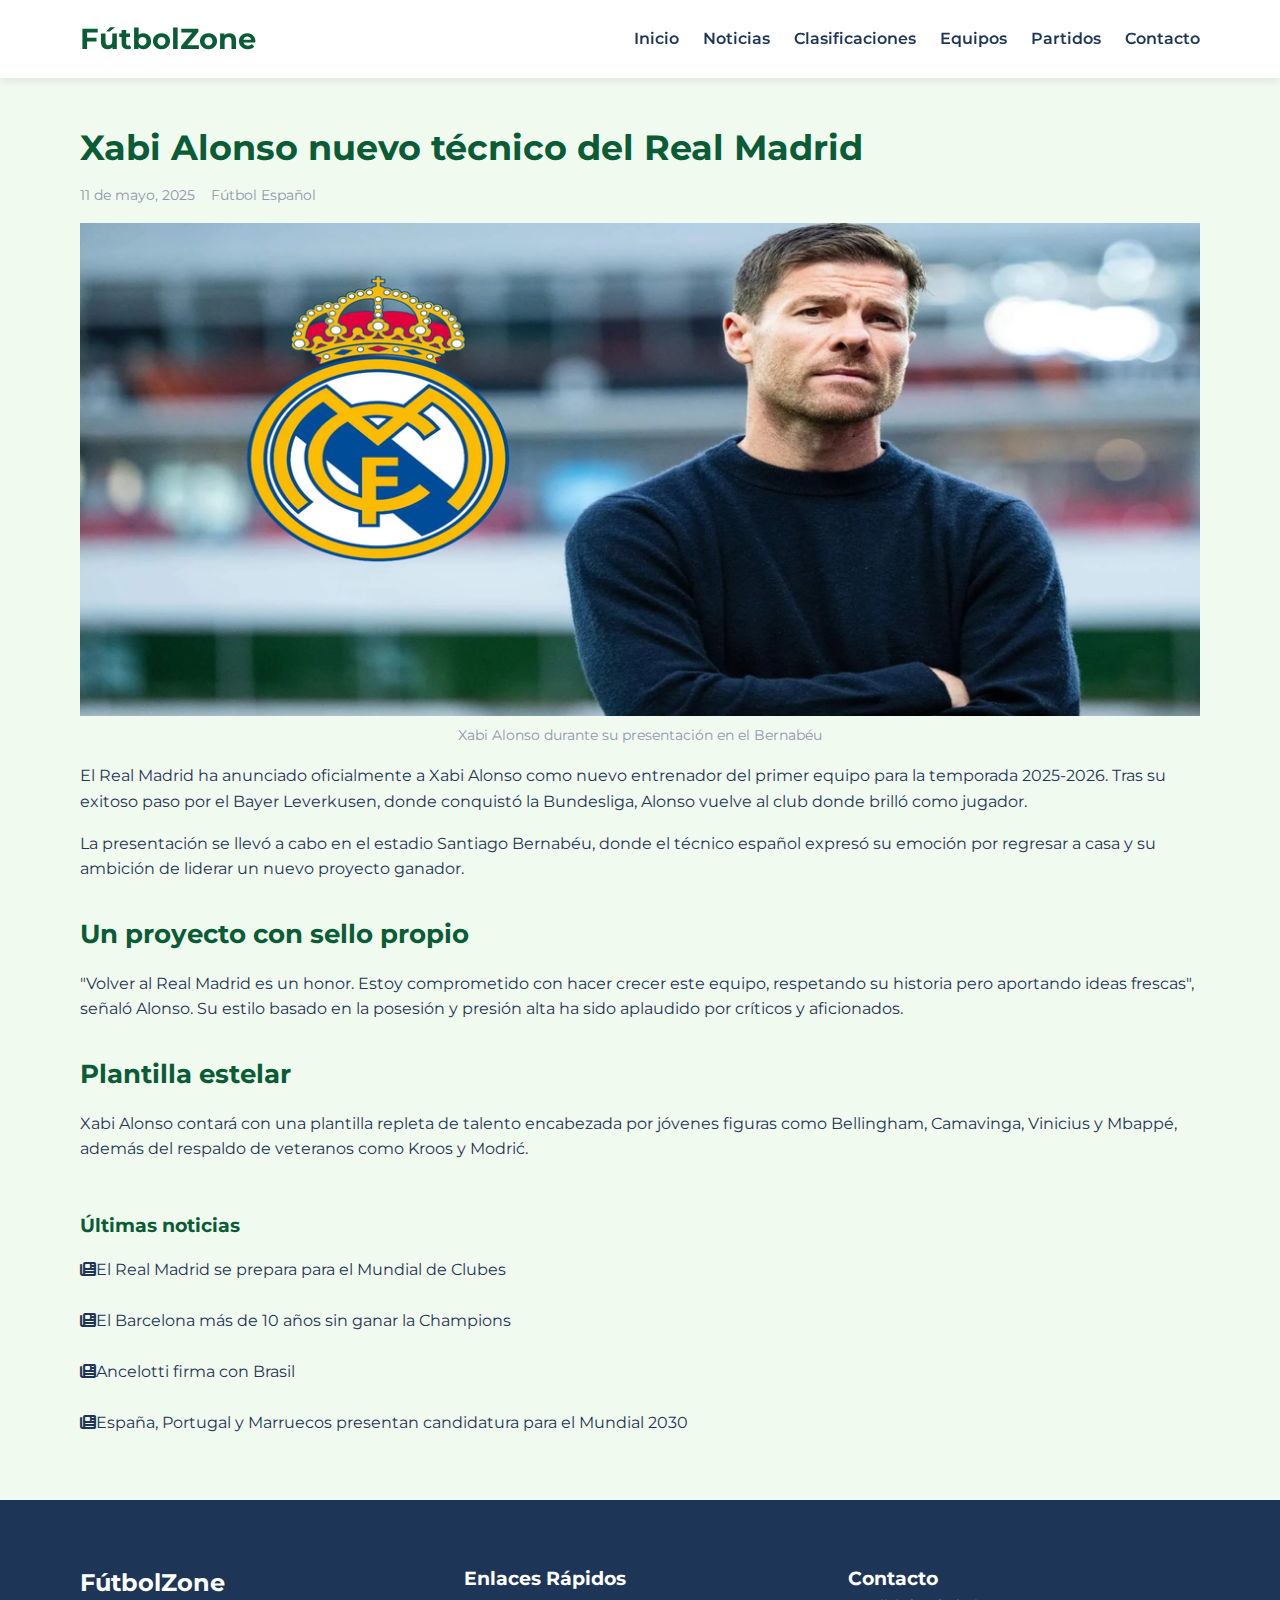
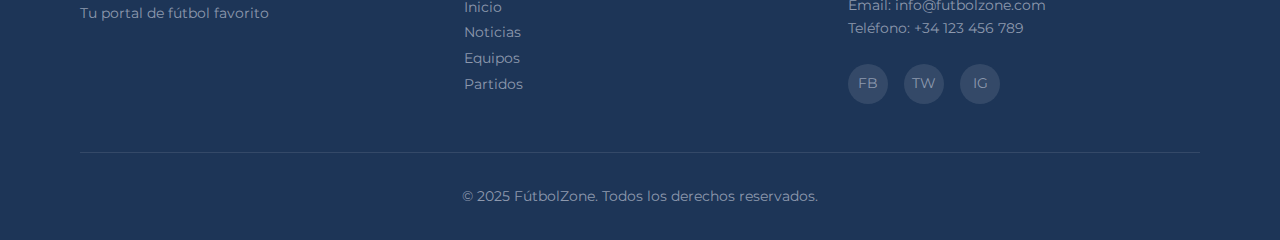
<file: noticias/noticia3.html>
<html lang="es">

<head>
    <meta charset="UTF-8">
    <meta name="viewport" content="width=device-width, initial-scale=1.0">
    <title>Xabi Alonso nuevo técnico del Real Madrid - FútbolZone</title>
    <link rel="stylesheet" href="https://fonts.googleapis.com/css2?family=Montserrat:wght@400;600;700&display=swap">
    <link rel="stylesheet" href="https://cdnjs.cloudflare.com/ajax/libs/font-awesome/6.5.0/css/all.min.css">
    <link rel="stylesheet" href="/noticias/noticias.css">
</head>

<body>
    <header class="header">
        <div class="container">
            <div class="logo">
                <h1><a href="../index.html">FútbolZone</a></h1>
            </div>
            <nav class="menu">
                <button class="menu-toggle" id="menuToggle"><span></span><span></span><span></span></button>
                <ul class="menu-items" id="menuItems">
                    <li><a href="../index.html#inicio">Inicio</a></li>
                    <li><a href="../index.html#noticias">Noticias</a></li>
                    <li><a href="../index.html#tablas">Clasificaciones</a></li>
                    <li><a href="../index.html#equipos">Equipos</a></li>
                    <li><a href="../index.html#partidos">Partidos</a></li>
                    <li><a href="../index.html#contacto">Contacto</a></li>
                </ul>
            </nav>
        </div>
    </header>
    <main class="noticia-completa">
        <div class="container">
            <article>
                <div class="noticia-header">
                    <h1>Xabi Alonso nuevo técnico del Real Madrid</h1>
                    <div class="noticia-meta">
                        <span class="noticia-fecha">11 de mayo, 2025</span>
                        <span class="noticia-categoria">Fútbol Español</span>
                    </div>
                </div>
                <div class="noticia-imagen-principal">
                    <img src="../img/xavi alonsoR.png" alt="Xabi Alonso entrenador Real Madrid">
                    <div class="imagen-caption">Xabi Alonso durante su presentación en el Bernabéu</div>
                </div>
                <div class="noticia-contenido">
                    <p>El Real Madrid ha anunciado oficialmente a Xabi Alonso como nuevo entrenador del primer equipo
                        para la temporada 2025-2026. Tras su exitoso paso por el Bayer Leverkusen, donde conquistó la
                        Bundesliga, Alonso vuelve al club donde brilló como jugador.</p>
                    <p>La presentación se llevó a cabo en el estadio Santiago Bernabéu, donde el técnico español expresó
                        su emoción por regresar a casa y su ambición de liderar un nuevo proyecto ganador.</p>
                    <h2>Un proyecto con sello propio</h2>
                    <p>"Volver al Real Madrid es un honor. Estoy comprometido con hacer crecer este equipo, respetando
                        su historia pero aportando ideas frescas", señaló Alonso. Su estilo basado en la posesión y
                        presión alta ha sido aplaudido por críticos y aficionados.</p>
                    <h2>Plantilla estelar</h2>
                    <p>Xabi Alonso contará con una plantilla repleta de talento encabezada por jóvenes figuras como
                        Bellingham, Camavinga, Vinicius y Mbappé, además del respaldo de veteranos como Kroos y Modrić.
                    </p>
                </div>
            </article>
    <aside class="noticia-sidebar">
        <div class="sidebar-bloque">
        <h3>Últimas noticias</h3>
            <ul>
                <li><a href="noticia1.html"><i class="fas fa-newspaper"></i>El Real Madrid se prepara para el Mundial de Clubes</a></li><br>
                <li><a href="noticia2.html"><i class="fas fa-newspaper"></i>El Barcelona más de 10 años sin ganar la Champions</a></li><br>
                <li><a href="noticia4.html"><i class="fas fa-newspaper"></i>Ancelotti firma con Brasil</a></li><br>
                <li><a href="noticia5.html"><i class="fas fa-newspaper"></i>España, Portugal y Marruecos presentan candidatura para el Mundial 2030</a></li>
            </ul>
        </div>
    </aside>
        </div>
    </main>

    
    <footer class="footer">
        <div class="container">
            <div class="footer-content">
                <div class="footer-logo">
                    <h2>FútbolZone</h2>
                    <p>Tu portal de fútbol favorito</p>
                </div>
                <div class="footer-links">
                    <h3>Enlaces Rápidos</h3>
                    <ul>
                        <li><a href="../index.html#inicio">Inicio</a></li>
                        <li><a href="../index.html#noticias">Noticias</a></li>
                        <li><a href="../index.html#equipos">Equipos</a></li>
                        <li><a href="../index.html#partidos">Partidos</a></li>
                    </ul>
                </div>
                <div class="footer-contact">
                    <h3>Contacto</h3>
                    <p>Email: info@futbolzone.com</p>
                    <p>Teléfono: +34 123 456 789</p>
                    <div class="social-icons">
                        <a href="#" class="social-icon">FB</a>
                        <a href="#" class="social-icon">TW</a>
                        <a href="#" class="social-icon">IG</a>
                    </div>
                </div>
            </div>
            <div class="footer-bottom">
                <p>&copy; 2025 FútbolZone. Todos los derechos reservados.</p>
            </div>
        </div>
    </footer>
    <script src="../script.js"></script>
</body>

</html>
</file>
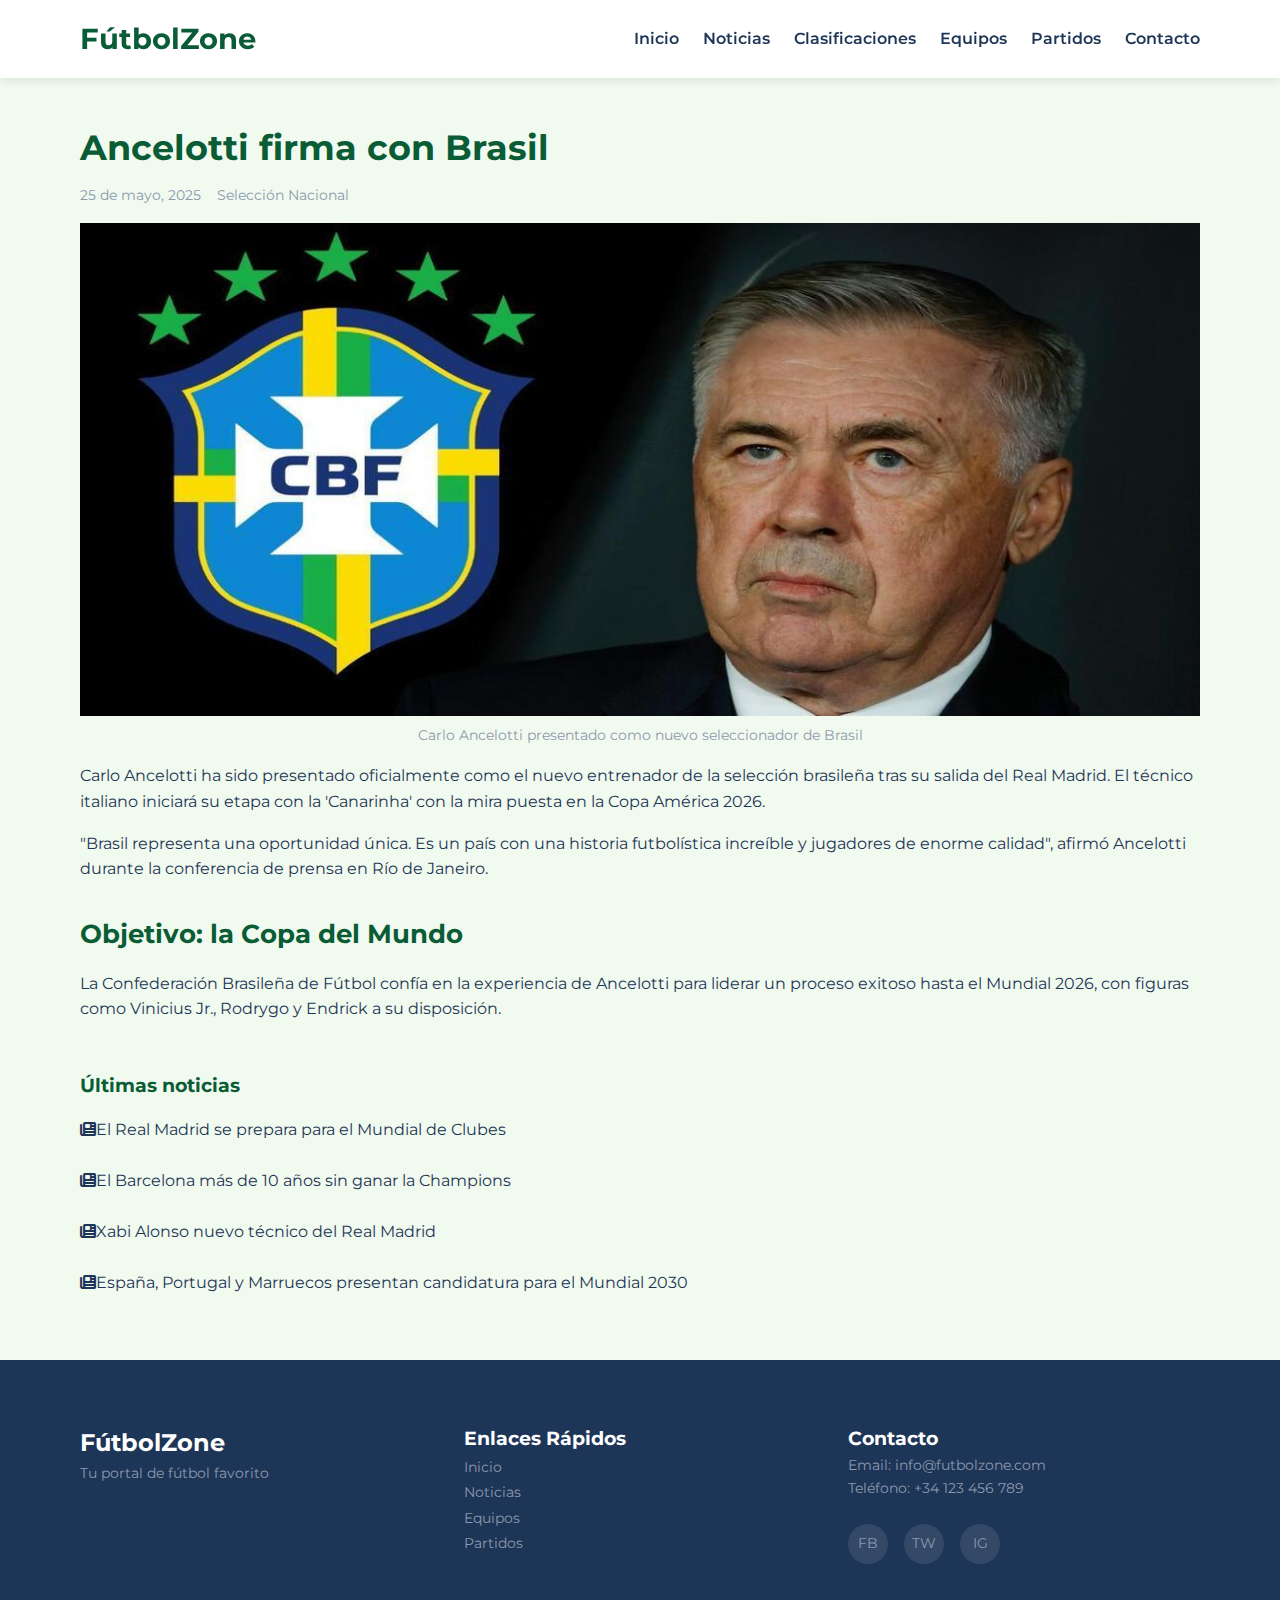
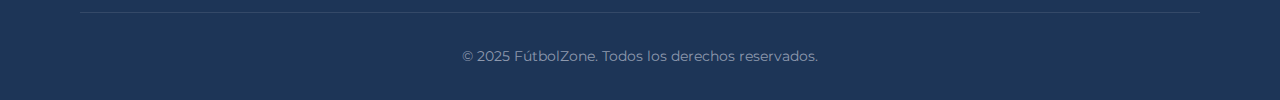
<file: noticias/noticia4.html>
<html lang="es">

<head>
    <meta charset="UTF-8">
    <meta name="viewport" content="width=device-width, initial-scale=1.0">
    <title>Ancelotti firma con Brasil - FútbolZone</title>
    <link rel="stylesheet" href="https://fonts.googleapis.com/css2?family=Montserrat:wght@400;600;700&display=swap">
    <link rel="stylesheet" href="https://cdnjs.cloudflare.com/ajax/libs/font-awesome/6.5.0/css/all.min.css">
    <link rel="stylesheet" href="noticias.css">
</head>

<body>
    <header class="header">
        <div class="container">
            <div class="logo">
                <h1><a href="../index.html">FútbolZone</a></h1>
            </div>
            <nav class="menu">
                <button class="menu-toggle" id="menuToggle"><span></span><span></span><span></span></button>
                <ul class="menu-items" id="menuItems">
                    <li><a href="../index.html#inicio">Inicio</a></li>
                    <li><a href="../index.html#noticias">Noticias</a></li>
                    <li><a href="../index.html#tablas">Clasificaciones</a></li>
                    <li><a href="../index.html#equipos">Equipos</a></li>
                    <li><a href="../index.html#partidos">Partidos</a></li>
                    <li><a href="../index.html#contacto">Contacto</a></li>
                </ul>
            </nav>
        </div>
    </header>
    <main class="noticia-completa">
        <div class="container">
            <article>
                <div class="noticia-header">
                    <h1>Ancelotti firma con Brasil</h1>
                    <div class="noticia-meta">
                        <span class="noticia-fecha">25 de mayo, 2025</span>
                        <span class="noticia-categoria">Selección Nacional</span>
                    </div>
                </div>
                <div class="noticia-imagen-principal">
                    <img src="../img/ancelottibr.jpg" alt="Ancelotti Brasil">
                    <div class="imagen-caption">Carlo Ancelotti presentado como nuevo seleccionador de Brasil</div>
                </div>
                <div class="noticia-contenido">
                    <p>Carlo Ancelotti ha sido presentado oficialmente como el nuevo entrenador de la selección
                        brasileña tras su salida del Real Madrid. El técnico italiano iniciará su etapa con la
                        'Canarinha' con la mira puesta en la Copa América 2026.</p>
                    <p>"Brasil representa una oportunidad única. Es un país con una historia futbolística increíble y
                        jugadores de enorme calidad", afirmó Ancelotti durante la conferencia de prensa en Río de
                        Janeiro.</p>
                    <h2>Objetivo: la Copa del Mundo</h2>
                    <p>La Confederación Brasileña de Fútbol confía en la experiencia de Ancelotti para liderar un
                        proceso exitoso hasta el Mundial 2026, con figuras como Vinicius Jr., Rodrygo y Endrick a su
                        disposición.</p>
                </div>
            </article>
     <aside class="noticia-sidebar">
        <div class="sidebar-bloque">
        <h3>Últimas noticias</h3>
            <ul>
                <li><a href="noticia1.html"><i class="fas fa-newspaper"></i>El Real Madrid se prepara para el Mundial de Clubes</a></li><br>
                <li><a href="noticia2.html"><i class="fas fa-newspaper"></i>El Barcelona más de 10 años sin ganar la Champions</a></li><br>
                <li><a href="noticia3.html"><i class="fas fa-newspaper"></i>Xabi Alonso nuevo técnico del Real Madrid</a></li><br>
                <li><a href="noticia5.html"><i class="fas fa-newspaper"></i>España, Portugal y Marruecos presentan candidatura para el Mundial 2030</a></li>
            </ul>
        </div>
    </aside>
        </div>
    </main>
    <footer class="footer">
        <div class="container">
            <div class="footer-content">
                <div class="footer-logo">
                    <h2>FútbolZone</h2>
                    <p>Tu portal de fútbol favorito</p>
                </div>
                <div class="footer-links">
                    <h3>Enlaces Rápidos</h3>
                    <ul>
                        <li><a href="../index.html#inicio">Inicio</a></li>
                        <li><a href="../index.html#noticias">Noticias</a></li>
                        <li><a href="../index.html#equipos">Equipos</a></li>
                        <li><a href="../index.html#partidos">Partidos</a></li>
                    </ul>
                </div>
                <div class="footer-contact">
                    <h3>Contacto</h3>
                    <p>Email: info@futbolzone.com</p>
                    <p>Teléfono: +34 123 456 789</p>
                    <div class="social-icons">
                        <a href="#" class="social-icon">FB</a>
                        <a href="#" class="social-icon">TW</a>
                        <a href="#" class="social-icon">IG</a>
                    </div>
                </div>
            </div>
            <div class="footer-bottom">
                <p>&copy; 2025 FútbolZone. Todos los derechos reservados.</p>
            </div>
        </div>
    </footer>
    <script src="../script.js"></script>
</body>

</html>
</file>
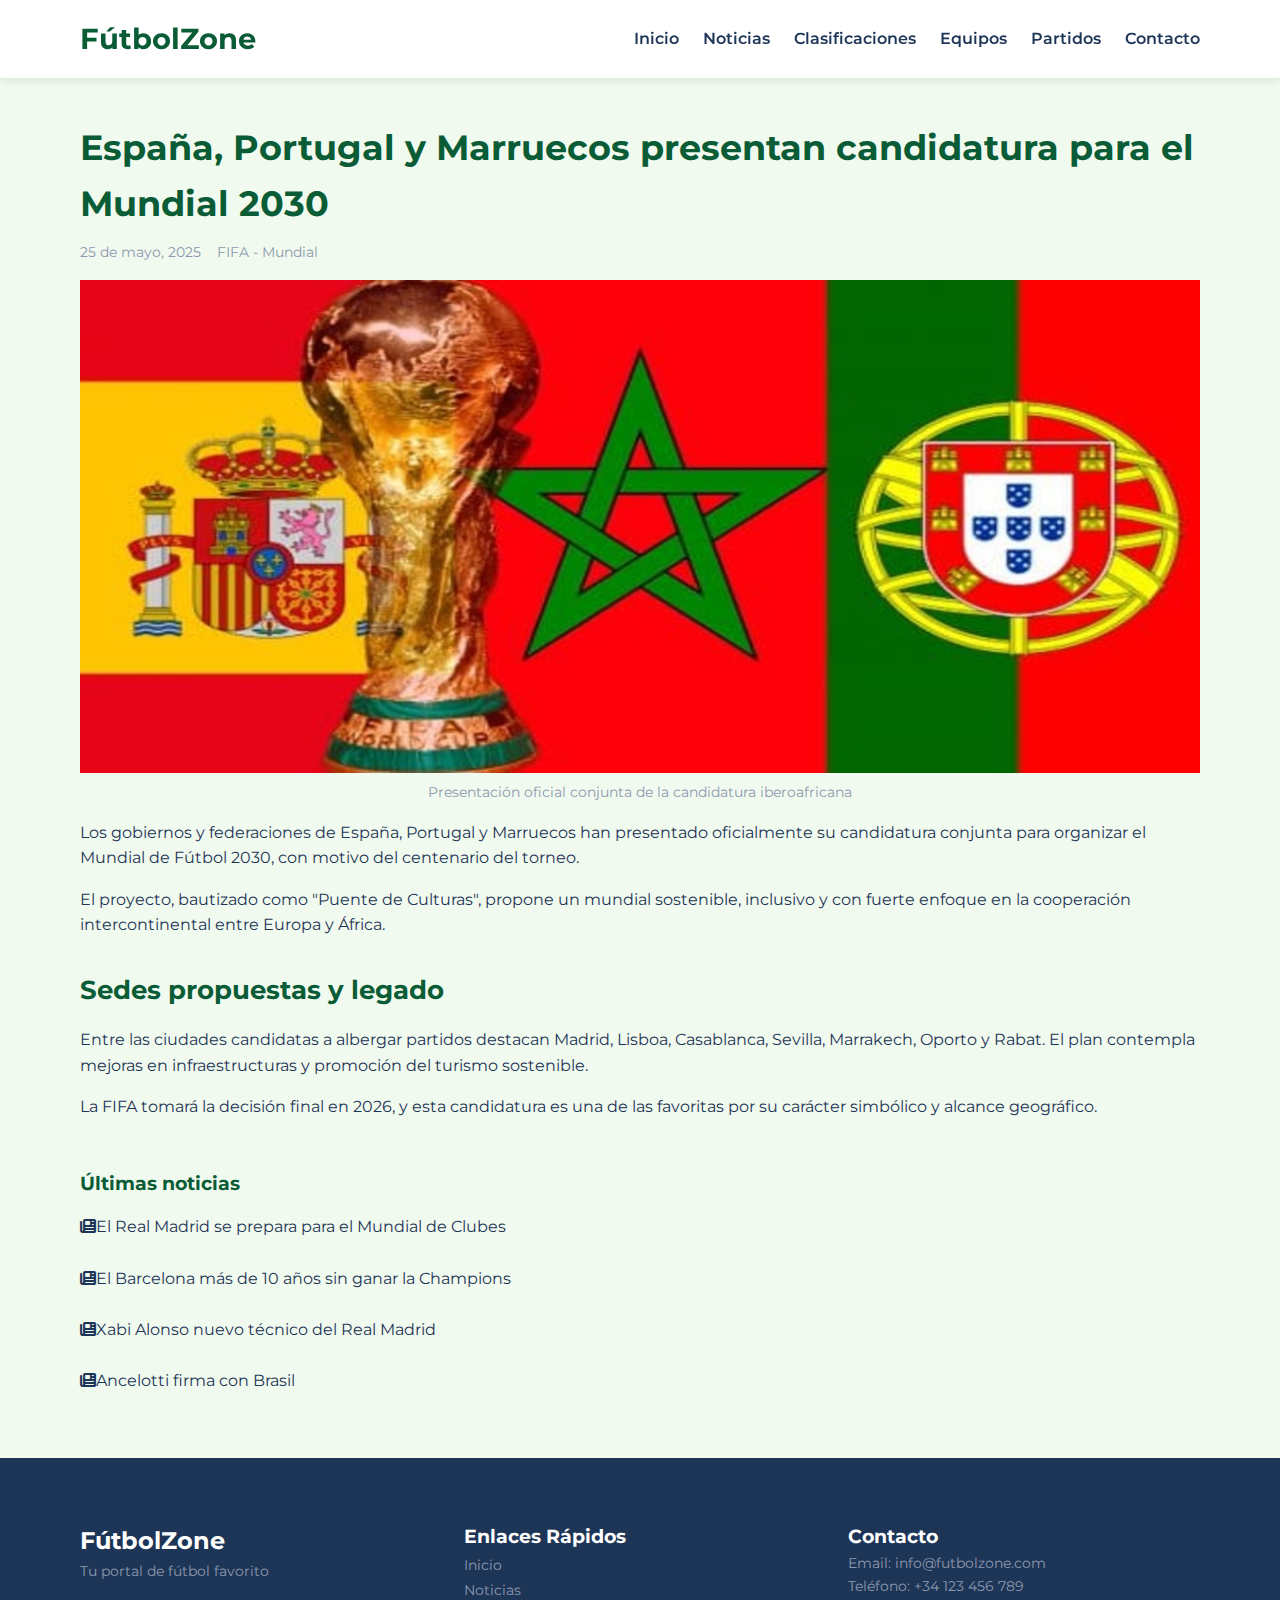
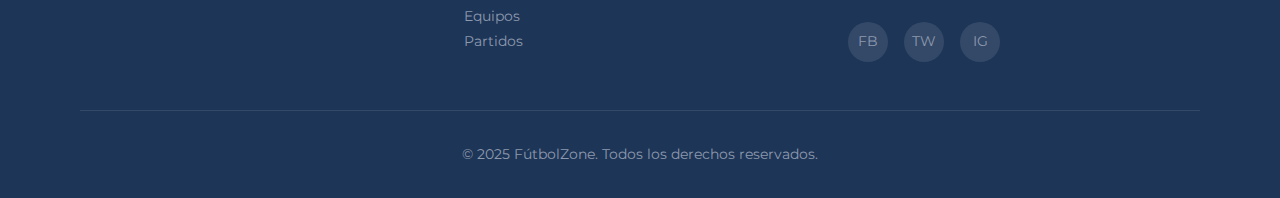
<file: noticias/noticia5.html>
<html lang="es">

<head>
    <meta charset="UTF-8">
    <meta name="viewport" content="width=device-width, initial-scale=1.0">
    <title>Candidatura Mundial 2030 - FútbolZone</title>
    <link rel="stylesheet" href="https://fonts.googleapis.com/css2?family=Montserrat:wght@400;600;700&display=swap">
    <link rel="stylesheet" href="https://cdnjs.cloudflare.com/ajax/libs/font-awesome/6.5.0/css/all.min.css">
    <link rel="stylesheet" href="noticias.css">
</head>

<body>
    <header class="header">
        <div class="container">
            <div class="logo">
                <h1><a href="../index.html">FútbolZone</a></h1>
            </div>
            <nav class="menu">
                <button class="menu-toggle" id="menuToggle"><span></span><span></span><span></span></button>
                <ul class="menu-items" id="menuItems">
                    <li><a href="../index.html#inicio">Inicio</a></li>
                    <li><a href="../index.html#noticias">Noticias</a></li>
                    <li><a href="../index.html#tablas">Clasificaciones</a></li>
                    <li><a href="../index.html#equipos">Equipos</a></li>
                    <li><a href="../index.html#partidos">Partidos</a></li>
                    <li><a href="../index.html#contacto">Contacto</a></li>
                </ul>
            </nav>
        </div>
    </header>
    <main class="noticia-completa">
        <div class="container">
            <article>
                <div class="noticia-header">
                    <h1>España, Portugal y Marruecos presentan candidatura para el Mundial 2030</h1>
                    <div class="noticia-meta">
                        <span class="noticia-fecha">25 de mayo, 2025</span>
                        <span class="noticia-categoria">FIFA - Mundial</span>
                    </div>
                </div>
                <div class="noticia-imagen-principal">
                    <img src="../img/mundial2030.jpeg" alt="Mundial 2030 Candidatura">
                    <div class="imagen-caption">Presentación oficial conjunta de la candidatura iberoafricana</div>
                </div>
                <div class="noticia-contenido">
                    <p>Los gobiernos y federaciones de España, Portugal y Marruecos han presentado oficialmente su
                        candidatura conjunta para organizar el Mundial de Fútbol 2030, con motivo del centenario del
                        torneo.</p>
                    <p>El proyecto, bautizado como "Puente de Culturas", propone un mundial sostenible, inclusivo y con
                        fuerte enfoque en la cooperación intercontinental entre Europa y África.</p>
                    <h2>Sedes propuestas y legado</h2>
                    <p>Entre las ciudades candidatas a albergar partidos destacan Madrid, Lisboa, Casablanca, Sevilla,
                        Marrakech, Oporto y Rabat. El plan contempla mejoras en infraestructuras y promoción del turismo
                        sostenible.</p>
                    <p>La FIFA tomará la decisión final en 2026, y esta candidatura es una de las favoritas por su
                        carácter simbólico y alcance geográfico.</p>
                </div>
            </article>
    <aside class="noticia-sidebar">
        <div class="sidebar-bloque">
        <h3>Últimas noticias</h3>
            <ul>
                <li><a href="noticia1.html"><i class="fas fa-newspaper"></i>El Real Madrid se prepara para el Mundial de Clubes</a></li><br>
                <li><a href="noticia2.html"><i class="fas fa-newspaper"></i>El Barcelona más de 10 años sin ganar la Champions</a></li><br>
                <li><a href="noticia3.html"><i class="fas fa-newspaper"></i>Xabi Alonso nuevo técnico del Real Madrid</a></li><br>
                <li><a href="noticia4.html"><i class="fas fa-newspaper"></i>Ancelotti firma con Brasil</a></li>
            </ul>
        </div>
    </aside>
        </div>
    </main>
    <footer class="footer">
        <div class="container">
            <div class="footer-content">
                <div class="footer-logo">
                    <h2>FútbolZone</h2>
                    <p>Tu portal de fútbol favorito</p>
                </div>
                <div class="footer-links">
                    <h3>Enlaces Rápidos</h3>
                    <ul>
                        <li><a href="../index.html#inicio">Inicio</a></li>
                        <li><a href="../index.html#noticias">Noticias</a></li>
                        <li><a href="../index.html#equipos">Equipos</a></li>
                        <li><a href="../index.html#partidos">Partidos</a></li>
                    </ul>
                </div>
                <div class="footer-contact">
                    <h3>Contacto</h3>
                    <p>Email: info@futbolzone.com</p>
                    <p>Teléfono: +34 123 456 789</p>
                    <div class="social-icons">
                        <a href="#" class="social-icon">FB</a>
                        <a href="#" class="social-icon">TW</a>
                        <a href="#" class="social-icon">IG</a>
                    </div>
                </div>
            </div>
            <div class="footer-bottom">
                <p>&copy; 2025 FútbolZone. Todos los derechos reservados.</p>
            </div>
        </div>
    </footer>
    <script src="../script.js"></script>
</body>

</html>
</file>
<file: styles.css>
/* Estilos generales */
* {
    margin: 0;
    padding: 0;
    box-sizing: border-box;
}

:root {
    --color-primary: #0a5c36;
    --color-secondary: #e63946;
    --color-accent: #ffd166;
    --color-dark: #1d3557;
    --color-light: #f1faee;
    --color-gray: #8d99ae;
    --font-primary: 'Montserrat', sans-serif;
    --transition: all 0.3s ease;
}

html {
    scroll-behavior: smooth;
}

body {
    font-family: var(--font-primary);
    line-height: 1.6;
    color: var(--color-dark);
    background-color: var(--color-light);
}

.container {
    width: 90%;
    max-width: 1200px;
    margin: 0 auto;
    padding: 0 1rem;
}

a {
    text-decoration: none;
    color: inherit;
}

ul {
    list-style: none;
}

img {
    max-width: 100%;
    height: auto;
}

.section-title {
    text-align: center;
    margin-bottom: 2rem;
    font-size: 2.5rem;
    color: var(--color-primary);
    position: relative;
    padding-bottom: 0.5rem;
}

.section-title::after {
    content: '';
    position: absolute;
    bottom: 0;
    left: 50%;
    transform: translateX(-50%);
    width: 80px;
    height: 4px;
    background-color: var(--color-secondary);
    border-radius: 2px;
}

.btn {
    display: inline-block;
    padding: 0.8rem 1.5rem;
    border-radius: 30px;
    font-weight: 600;
    text-transform: uppercase;
    letter-spacing: 1px;
    transition: var(--transition);
    cursor: pointer;
    border: none;
}

.btn-primary {
    background-color: var(--color-primary);
    color: white;
}

.btn-primary:hover {
    background-color: #074428;
    transform: translateY(-3px);
    box-shadow: 0 5px 15px rgba(0, 0, 0, 0.1);
}

.btn-small {
    padding: 0.5rem 1rem;
    font-size: 0.85rem;
}

/* Header */
.header {
    position: fixed;
    top: 0;
    left: 0;
    width: 100%;
    background-color: rgba(255, 255, 255, 0.95);
    box-shadow: 0 2px 10px rgba(0, 0, 0, 0.1);
    z-index: 1000;
    padding: 1rem 0;
    transition: var(--transition);
}

.header .container {
    display: flex;
    justify-content: space-between;
    align-items: center;
}

.logo h1 {
    color: var(--color-primary);
    font-size: 1.8rem;
    font-weight: 700;
}

.menu-items {
    display: flex;
}

.menu-items li {
    margin-left: 1.5rem;
}

.menu-items a {
    color: var(--color-dark);
    font-weight: 600;
    transition: var(--transition);
    position: relative;
}

.menu-items a::after {
    content: '';
    position: absolute;
    bottom: -5px;
    left: 0;
    width: 0;
    height: 2px;
    background-color: var(--color-primary);
    transition: var(--transition);
}

.menu-items a:hover {
    color: var(--color-primary);
}

.menu-items a:hover::after {
    width: 100%;
}

.menu-toggle {
    display: none;
    background: none;
    border: none;
    cursor: pointer;
}

.menu-toggle span {
    display: block;
    width: 25px;
    height: 3px;
    background-color: var(--color-dark);
    margin: 5px 0;
    transition: var(--transition);
}

/* Hero Section */
.hero {
    height: 100vh;
    background: linear-gradient(rgba(0, 0, 0, 0.6), rgba(0, 0, 0, 0.6));
    display: flex;
    align-items: center;
    color: white;
    text-align: center;
}

.hero-content {
    max-width: 800px;
    margin: 0 auto;
    padding: 2rem;
}

.hero-content h2 {
    font-size: 3.5rem;
    margin-bottom: 1rem;
    text-shadow: 2px 2px 4px rgba(0, 0, 0, 0.5);
}

.hero-content p {
    font-size: 1.2rem;
    margin-bottom: 2rem;
    text-shadow: 1px 1px 2px rgba(0, 0, 0, 0.5);
}

.animated-title {
    opacity: 0;
    transform: translateY(30px);
    animation: fadeInUp 1s forwards 0.5s;
}

@keyframes fadeInUp {
    to {
        opacity: 1;
        transform: translateY(0);
    }
}

/* Noticias Section */
.noticias {
    padding: 5rem 0;
    background-color: white;
}

.carousel-container {
    position: relative;
    overflow: hidden;
    padding: 1rem 0;
}

.carousel {
    display: flex;
    transition: transform 0.5s ease;
}

.carousel-item {
    min-width: 100%;
    padding: 0 1rem;
}

.noticia-card {
    background-color: white;
    border-radius: 10px;
    overflow: hidden;
    box-shadow: 0 5px 15px rgba(0, 0, 0, 0.1);
    display: flex;
    flex-direction: column;
    height: 100%;
}

.noticia-img {
    height: 500px;
}

.noticia-content {
    padding: 1.5rem;
    flex-grow: 1;
    display: flex;
    flex-direction: column;
}

.noticia-content h3 {
    margin-bottom: 1rem;
    color: var(--color-dark);
}

.noticia-content p {
    margin-bottom: 1.5rem;
    color: var(--color-gray);
    flex-grow: 1;
}

.carousel-controls {
    display: flex;
    justify-content: center;
    margin-top: 2rem;
}

.carousel-control {
    background-color: var(--color-primary);
    color: white;
    border: none;
    width: 40px;
    height: 40px;
    border-radius: 50%;
    margin: 0 0.5rem;
    cursor: pointer;
    transition: var(--transition);
    font-size: 1.2rem;
}

.carousel-control:hover {
    background-color: var(--color-dark);
}

/* Ligas section*/
.tablas {
    padding: 5rem 0;
    background-color: #f8f9fa;
}


/* Equipos Section */
.equipos {
    padding: 5rem 0;
    background-color: #ffffff;
}

.equipos-grid {
    display: grid;
    grid-template-columns: repeat(auto-fill, minmax(250px, 1fr));
    gap: 2rem;
}

.equipo-card {
    background-color: white;
    border-radius: 10px;
    overflow: hidden;
    box-shadow: 0 5px 15px rgba(0, 0, 0, 0.1);
    transition: var(--transition);
    text-align: center;
    padding: 2rem;
    position: relative;
    cursor: pointer;
}

.equipo-card:hover {
    transform: translateY(-10px);
    box-shadow: 0 15px 30px rgba(0, 0, 0, 0.2);
}

.equipo-logo {
    width: 100px;
    height: 100px;
    border-radius: 50%;
    margin: 0 auto 1.5rem;
    background-color: #f1f1f1;
    position: relative;
    overflow: hidden;
}

[data-equipo="real-madrid"] .equipo-logo {
    background: url('img//logos/logorealmadrid.png') no-repeat center center/cover;
}

[data-equipo="barcelona"] .equipo-logo {
    background: url('img/logos/logobarcelona.png') no-repeat center center/cover;
}

[data-equipo="liverpool"] .equipo-logo {
    background: url('img/logos/logoliverpool.png') no-repeat center center/cover;
}

[data-equipo="inter"] .equipo-logo {
    background: url('img/logos/logointer.png') no-repeat center center/cover;
}

.equipo-card h3 {
    margin-bottom: 1rem;
    color: var(--color-primary);
}

.equipo-info {
    color: var(--color-gray);
    font-size: 0.9rem;
}

.equipo-info p {
    margin-bottom: 0.5rem;
}

/* Partidos Section */
.partidos {
    padding: 5rem 0;
    background-color: #f8f9fa;
}

.partidos-container {
    display: grid;
    grid-template-columns: repeat(auto-fill, minmax(300px, 1fr));
    gap: 2rem;
}

.partido-card {
    background-color: white;
    border-radius: 10px;
    overflow: hidden;
    box-shadow: 0 5px 15px rgba(0, 0, 0, 0.1);
    transition: var(--transition);
}

.partido-card:hover {
    transform: translateY(-5px);
    box-shadow: 0 10px 25px rgba(0, 0, 0, 0.15);
}

.partido-header {
    background-color: var(--color-primary);
    color: white;
    padding: 1rem;
    display: flex;
    justify-content: space-between;
    align-items: center;
}

.countdown {
    font-weight: 700;
    background-color: rgba(255, 255, 255, 0.2);
    padding: 0.3rem 0.8rem;
    border-radius: 20px;
    font-size: 0.9rem;
}

.partido-equipos {
    display: flex;
    justify-content: space-between;
    align-items: center;
    padding: 1.5rem;
}

.equipo {
    display: flex;
    flex-direction: column;
    align-items: center;
    width: 40%;
}

.equipo-logo.small {
    width: 60px;
    height: 60px;
    margin-bottom: 0.5rem;
}

.vs {
    font-weight: 700;
    color: var(--color-secondary);
    font-size: 1.2rem;
}

.partido-info {
    background-color: #f8f9fa;
    padding: 1rem;
    text-align: center;
    color: var(--color-gray);
    font-size: 0.9rem;
}

/* Estadísticas Section */
.estadisticas {
    padding: 5rem 0;
    background-color: var(--color-primary);
    color: white;
}

.estadisticas .section-title {
    color: white;
}

.estadisticas .section-title::after {
    background-color: var(--color-accent);
}

.stats-container {
    display: grid;
    grid-template-columns: repeat(auto-fit, minmax(200px, 1fr));
    gap: 2rem;
    text-align: center;
    align-items: stretch;
}

.stat-item {
    padding: 2rem;
    background-color: rgba(255, 255, 255, 0.1);
    border-radius: 10px;
    transition: var(--transition);
}

.stat-item:hover {
    background-color: rgba(255, 255, 255, 0.2);
    transform: translateY(-5px);
}

.stat-value {
    font-size: 3rem;
    font-weight: 700;
    margin-bottom: 0.5rem;
    color: var(--color-accent);
}

.stat-label {
    font-size: 1.1rem;
    text-transform: uppercase;
    letter-spacing: 1px;
}

/* Footer */
.footer {
    background-color: var(--color-dark);
    color: white;
    padding: 4rem 0 2rem;
}

.footer-content {
    display: grid;
    grid-template-columns: repeat(auto-fit, minmax(250px, 1fr));
    gap: 2rem;
    margin-bottom: 3rem;
}

.footer-logo h2 {
    color: white;
    margin-bottom: 1rem;
}

.footer-logo p {
    color: var(--color-gray);
}

.footer-links h3,
.footer-contact h3 {
    margin-bottom: 1.5rem;
    position: relative;
    display: inline-block;
}

.footer-links h3::after,
.footer-contact h3::after {
    content: '';
    position: absolute;
    bottom: -5px;
    left: 0;
    width: 50px;
    height: 2px;
    background-color: var(--color-secondary);
}

.footer-links ul li {
    margin-bottom: 0.8rem;
}

.footer-links ul li a {
    color: var(--color-gray);
    transition: var(--transition);
}

.footer-links ul li a:hover {
    color: white;
    padding-left: 5px;
}

.footer-contact p {
    margin-bottom: 1rem;
    color: var(--color-gray);
}

.social-icons {
    display: flex;
    gap: 1rem;
    margin-top: 1.5rem;
}

.social-icon {
    display: flex;
    align-items: center;
    justify-content: center;
    width: 40px;
    height: 40px;
    background-color: rgba(255, 255, 255, 0.1);
    border-radius: 50%;
    transition: var(--transition);
}

.social-icon:hover {
    background-color: var(--color-secondary);
    transform: translateY(-3px);
}

.footer-bottom {
    text-align: center;
    padding-top: 2rem;
    border-top: 1px solid rgba(255, 255, 255, 0.1);
    color: var(--color-gray);
    font-size: 0.9rem;
}

/* Responsive */
@media (max-width: 992px) {
    .hero-content h2 {
        font-size: 3rem;
    }
}

@media (max-width: 768px) {
    .menu-toggle {
        display: block;
    }

    .menu-items {
        position: fixed;
        top: 70px;
        left: 0;
        width: 100%;
        background-color: white;
        flex-direction: column;
        align-items: center;
        padding: 2rem 0;
        box-shadow: 0 5px 10px rgba(0, 0, 0, 0.1);
        transform: translateY(-150%);
        transition: var(--transition);
        z-index: 999;
    }

    .menu-items.active {
        transform: translateY(0);
    }

    .menu-items li {
        margin: 1rem 0;
    }

    .hero-content h2 {
        font-size: 2.5rem;
    }
    
    .noticia-img {
        height: 130px; /* Altura reducida para tablets */
    }

    .section-title {
        font-size: 2rem;
        text-align: center;
    }

    .partido-equipos {
        flex-direction: column;
        gap: 1rem;
    }

    .equipo {
        width: 100%;
    }

    .vs {
        margin: 1rem 0;
    }
}

@media (max-width: 576px) {
    .hero-content h2 {
        font-size: 2rem;
    }

    .hero-content p {
        font-size: 1rem;
    }

    .noticia-img {
        height: 130px; /* Altura reducida para tablets */
    }

    .stat-value {
        font-size: 2.5rem;
    }

    .stat-label {
        font-size: 0.9rem;
    }
}


/* Estilo base de la tabla */
#tabla-clasificacion {
    text-align: center;
    margin-top: 20px;
    font-family: Arial, sans-serif;
    padding: 0 10px;
}

h2 {
    font-size: 22px;
    margin-bottom: 15px;
    color: #0a5c36;
}

.navegacion {
    margin-bottom: 20px;
    display: flex;
    justify-content: center;
    gap: 10px;
    flex-wrap: wrap;
}

.navegacion button {
    background-color: #0a5c36;
    color: white;
    border: none;
    border-radius: 6px;
    padding: 8px 14px;
    font-size: 14px;
    cursor: pointer;
    transition: background-color 0.3s ease;
}

.navegacion button:hover {
    background-color: #084b2d;
}

table {
    width: 100%;
    border-collapse: collapse;
    font-size: 14px;
    margin: 0 auto;
    table-layout: fixed; /* Importante para control de ancho de columnas */
}

table th, table td {
    padding: 8px 4px;
    text-align: center;
    border: 1px solid #ccc;
    overflow: hidden;
    text-overflow: ellipsis;
    white-space: nowrap;
}

table th {
    background-color: #f0f0f0;
    color: #333;
}

/* Ajustes de ancho para columnas específicas */
table .pos-col {
    width: 8%;
}

table .team-col {
    width: 28%;
}

table .num-col {
    width: 8%;
}

/* Resaltar filas al pasar el cursor */
tbody tr:hover {
    background-color: #f9f9f9;
}

/* Responsive */
@media (max-width: 768px) {
    h2 {
        font-size: 18px;
    }
  
    .navegacion button {
        font-size: 13px;
        padding: 6px 10px;
    }
  
    table {
        font-size: 12px;
    }
    
    table th, table td {
        padding: 6px 2px;
    }
    
    table .team-col {
        width: 22%;
    }
    
    /* Usar abreviaturas en pantallas medianas */
    .header-full {
        display: none;
    }
    
    .header-short {
        display: block;
    }
}
  
@media (max-width: 576px) {
    h2 {
        font-size: 16px;
    }
  
    .navegacion button {
        font-size: 12px;
        padding: 5px 8px;
    }
  
    table {
        font-size: 10px;
    }
  
    table th, table td {
        padding: 4px 1px;
    }
    
    table .pos-col {
        width: 7%;
    }
    
    table .team-col {
        width: 20%;
    }
    
    table .num-col {
        width: 9%;
    }

    #tabla-clasificacion {
        padding: 0 3px;
    }
}

/* En pantallas muy pequeñas, ajustar aún más */
@media (max-width: 400px) {
    table {
        font-size: 9px;
    }
    
    table th, table td {
        padding: 3px 1px;
    }
    
    table .team-col {
        width: 18%;
    }
}

/* Por defecto, mostrar versión completa de encabezados */
.header-short {
    display: none;
}

.header-full {
    display: block;
}
</file>
<file: noticias/noticias.css>
/* Estilos generales */
* {
    margin: 0;
    padding: 0;
    box-sizing: border-box;
}

:root {
    --color-primary: #0a5c36;
    --color-secondary: #e63946;
    --color-accent: #ffd166;
    --color-dark: #1d3557;
    --color-light: #f1faee;
    --color-gray: #8d99ae;
    --font-primary: 'Montserrat', sans-serif;
    --transition: all 0.3s ease;
}

html {
    scroll-behavior: smooth;
}

body {
    font-family: var(--font-primary);
    line-height: 1.6;
    color: var(--color-dark);
    background-color: var(--color-light);
}

.container {
    width: 90%;
    max-width: 1200px;
    margin: 0 auto;
    padding: 0 1rem;
}

a {
    text-decoration: none;
    color: inherit;
}

ul {
    list-style: none;
}

img {
    max-width: 100%;
    height: auto;
}

/* Header fijo */
.header {
    position: fixed;
    top: 0;
    left: 0;
    width: 100%;
    background-color: rgba(255, 255, 255, 0.95);
    box-shadow: 0 2px 10px rgba(0, 0, 0, 0.1);
    z-index: 1000;
    padding: 1rem 0;
    transition: var(--transition);
}

.header .container {
    display: flex;
    justify-content: space-between;
    align-items: center;
}

.logo h1 {
    color: var(--color-primary);
    font-size: 1.8rem;
    font-weight: 700;
}

.menu-items {
    display: flex;
}

.menu-items li {
    margin-left: 1.5rem;
}

.menu-items a {
    color: var(--color-dark);
    font-weight: 600;
    transition: var(--transition);
    position: relative;
}

.menu-items a::after {
    content: '';
    position: absolute;
    bottom: -5px;
    left: 0;
    width: 0;
    height: 2px;
    background-color: var(--color-primary);
    transition: var(--transition);
}

.menu-items a:hover {
    color: var(--color-primary);
}

.menu-items a:hover::after {
    width: 100%;
}

.menu-toggle {
    display: none;
    background: none;
    border: none;
    cursor: pointer;
}

.menu-toggle span {
    display: block;
    width: 25px;
    height: 3px;
    background-color: var(--color-dark);
    margin: 5px 0;
    transition: var(--transition);
}

/* Empuje para el contenido */
main.noticia-completa .container {
    margin-top: 120px;
}

.noticia-header h1 {
    font-size: 2.2rem;
    margin-bottom: 0.5rem;
    color: var(--color-primary);
}

.noticia-meta {
    color: var(--color-gray);
    font-size: 0.9rem;
    margin-bottom: 1rem;
    display: flex;
    gap: 1rem;
}

.imagen-caption {
    font-size: 0.9rem;
    color: var(--color-gray);
    text-align: center;
    margin-top: 0.5rem;
}

.noticia-contenido h2 {
    margin-top: 2rem;
    color: var(--color-primary);
    font-size: 1.6rem;
}

.noticia-contenido p {
    margin: 1rem 0;
    color: var(--color-dark);
}

.noticia-bloque-destacado {
    background-color: #fff5e0;
    padding: 1rem;
    border-left: 4px solid var(--color-accent);
    margin: 2rem 0;
}

.noticia-bloque-destacado h3 {
    margin-bottom: 0.8rem;
    color: var(--color-dark);
}

.noticia-bloque-destacado ul li {
    margin: 0.4rem 0;
}

.noticia-relacionadas {
    margin-top: 3rem;
}

.noticias-mini-grid {
    display: flex;
    gap: 1rem;
    flex-wrap: wrap;
}

.noticia-mini {
    width: 200px;
}

.noticia-mini img {
    border-radius: 6px;
    margin-bottom: 0.5rem;
}

.noticia-mini h4 {
    font-size: 1rem;
    color: var(--color-dark);
}

.noticia-sidebar {
    margin-top: 3rem;
}

.sidebar-bloque {
    margin-bottom: 2rem;
}

.sidebar-bloque h3 {
    color: var(--color-primary);
    margin-bottom: 1rem;
    font-size: 1.2rem;
}

.sidebar-equipo-logo {
    width: 80px;
    height: auto;
    margin-bottom: 1rem;
}

.sidebar-equipo-info ul li {
    margin: 0.3rem 0;
    font-size: 0.9rem;
    color: var(--color-dark);
}

.footer {
    background-color: var(--color-dark);
    color: white;
    padding: 4rem 0 2rem;
    margin-top: 4rem;
}

.footer-content {
    display: grid;
    grid-template-columns: repeat(auto-fit, minmax(250px, 1fr));
    gap: 2rem;
    margin-bottom: 3rem;
}

.footer h2,
.footer h3 {
    color: white;
}

.footer p,
.footer a {
    color: var(--color-gray);
    font-size: 0.9rem;
    text-decoration: none;
}

.footer-bottom {
    text-align: center;
    padding-top: 2rem;
    border-top: 1px solid rgba(255, 255, 255, 0.1);
}

.social-icons {
    display: flex;
    gap: 1rem;
    margin-top: 1.5rem;
}

.social-icon {
    display: flex;
    align-items: center;
    justify-content: center;
    width: 40px;
    height: 40px;
    background-color: rgba(255, 255, 255, 0.1);
    border-radius: 50%;
    transition: var(--transition);
}

.social-icon:hover {
    background-color: var(--color-secondary);
    transform: translateY(-3px);
}

/* Responsive */
@media (max-width: 768px) {
    .menu-toggle {
        display: block;
    }

    .menu-items {
        position: fixed;
        top: 70px;
        left: 0;
        width: 100%;
        background-color: white;
        flex-direction: column;
        align-items: center;
        padding: 2rem 0;
        box-shadow: 0 5px 10px rgba(0, 0, 0, 0.1);
        transform: translateY(-150%);
        transition: var(--transition);
        z-index: 999;
    }

    .menu-items.active {
        transform: translateY(0);
    }

    .menu-items li {
        margin: 1rem 0;
    }

    .noticias-mini-grid {
        flex-direction: column;
    }

    .noticia-mini {
        width: 100%;
    }
}

@media (max-width: 576px) {
    .noticia-header h1 {
        font-size: 1.6rem;
    }

    .noticia-contenido h2 {
        font-size: 1.3rem;
    }

    .noticia-bloque-destacado ul li {
        font-size: 0.9rem;
    }

    .sidebar-bloque h3 {
        font-size: 1rem;
    }

    .sidebar-equipo-info ul li {
        font-size: 0.85rem;
    }
}
</file>
